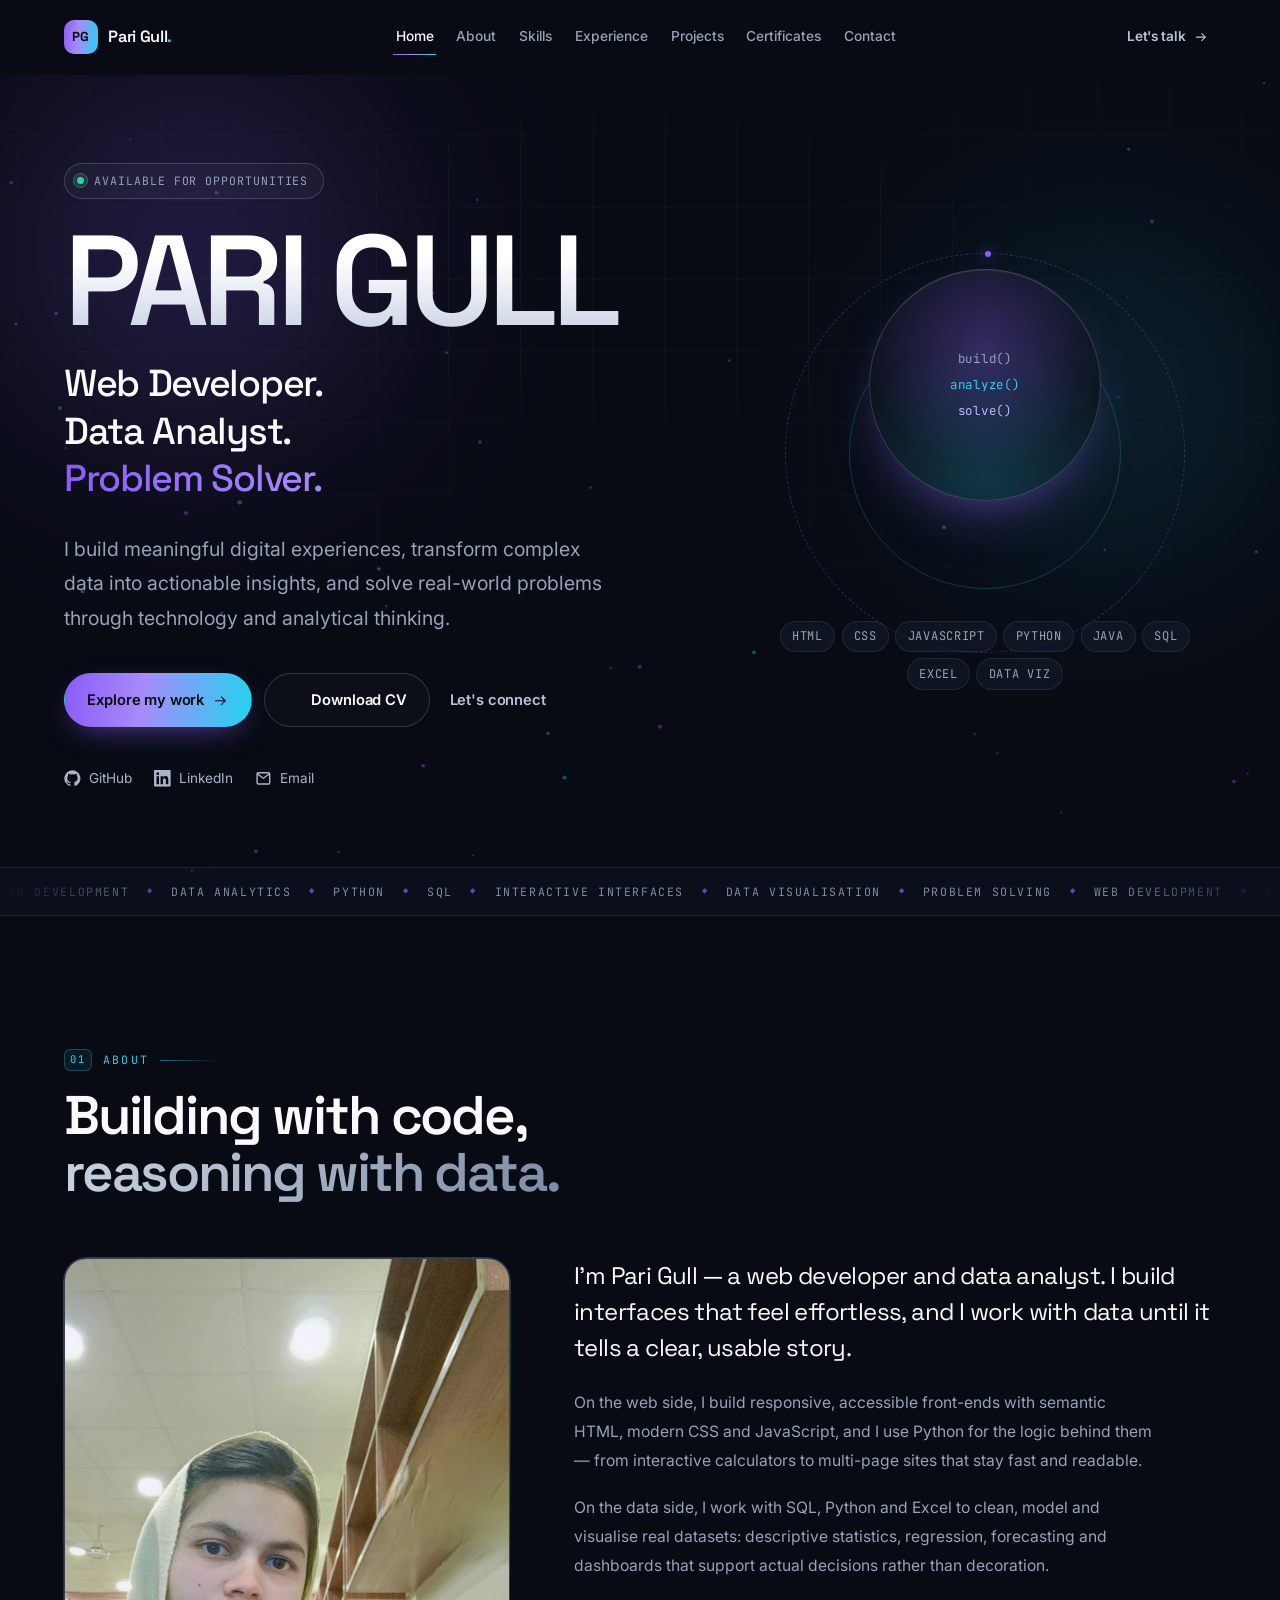
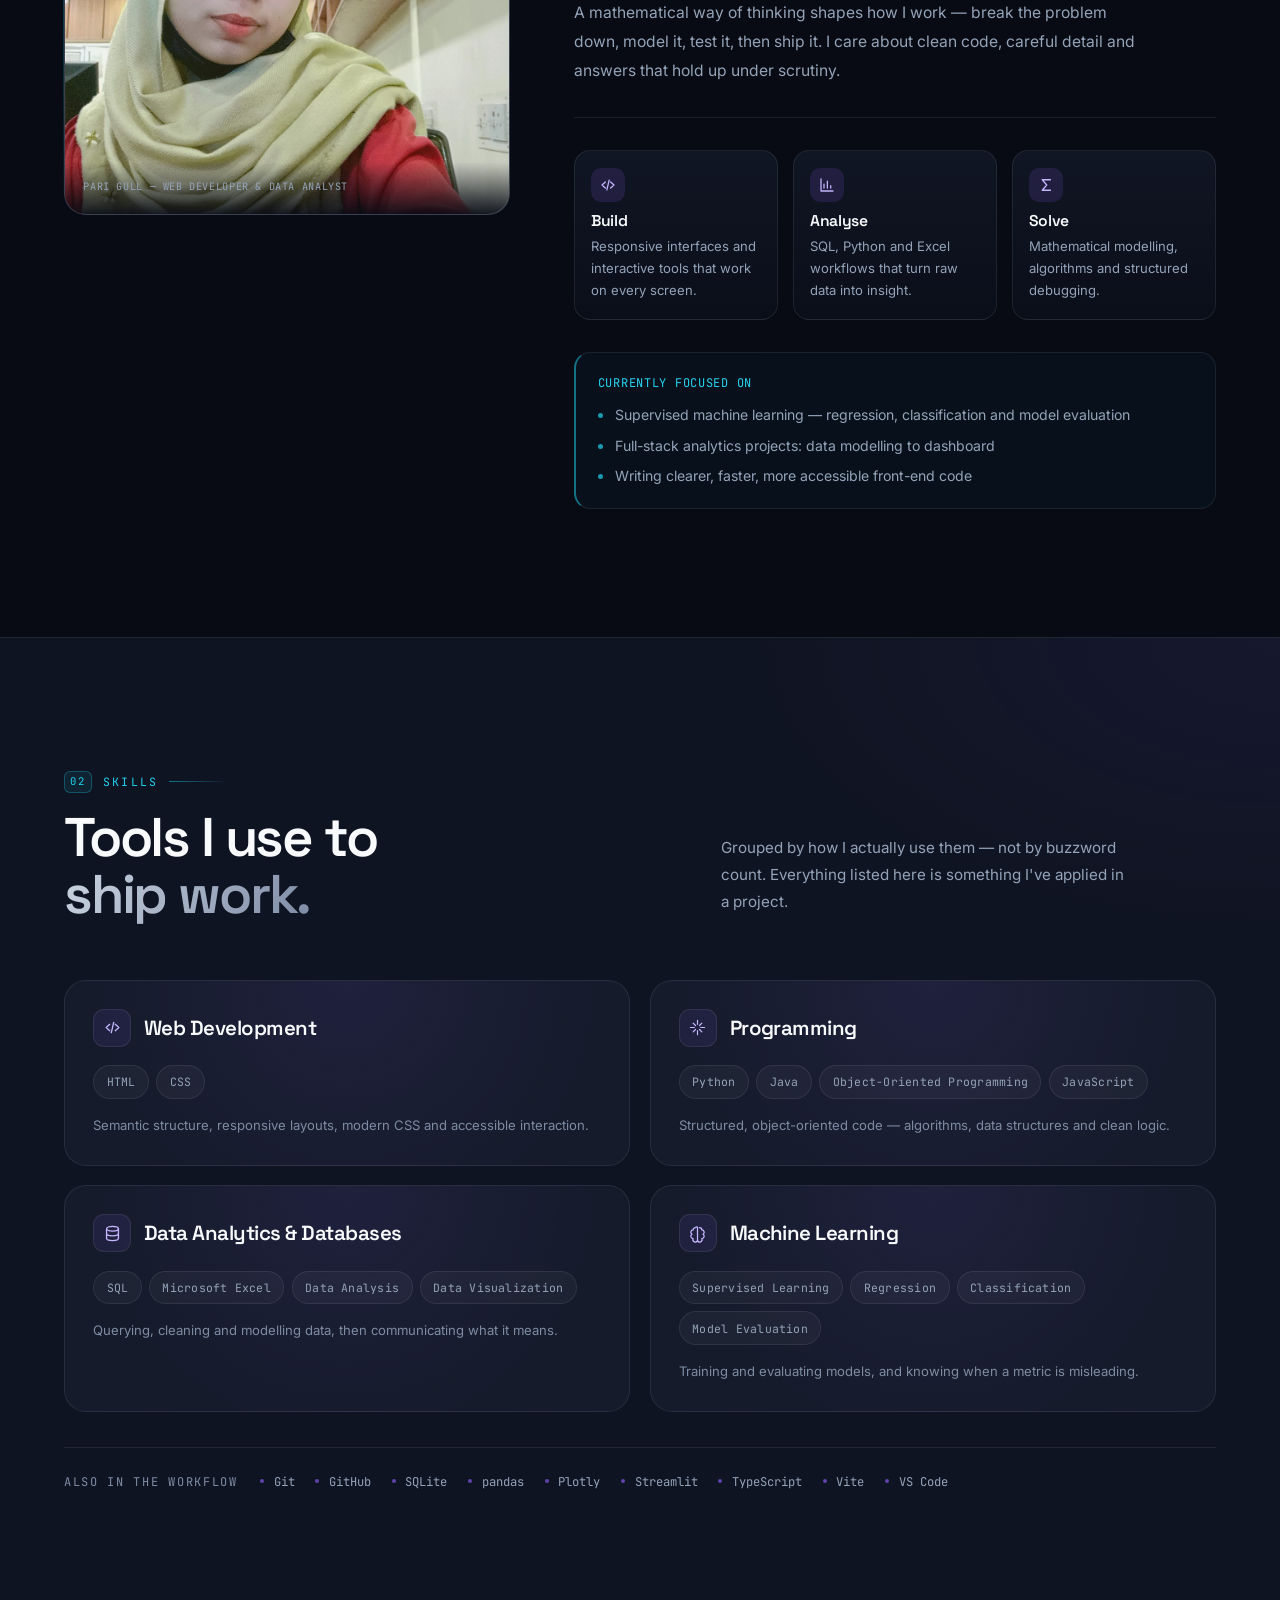
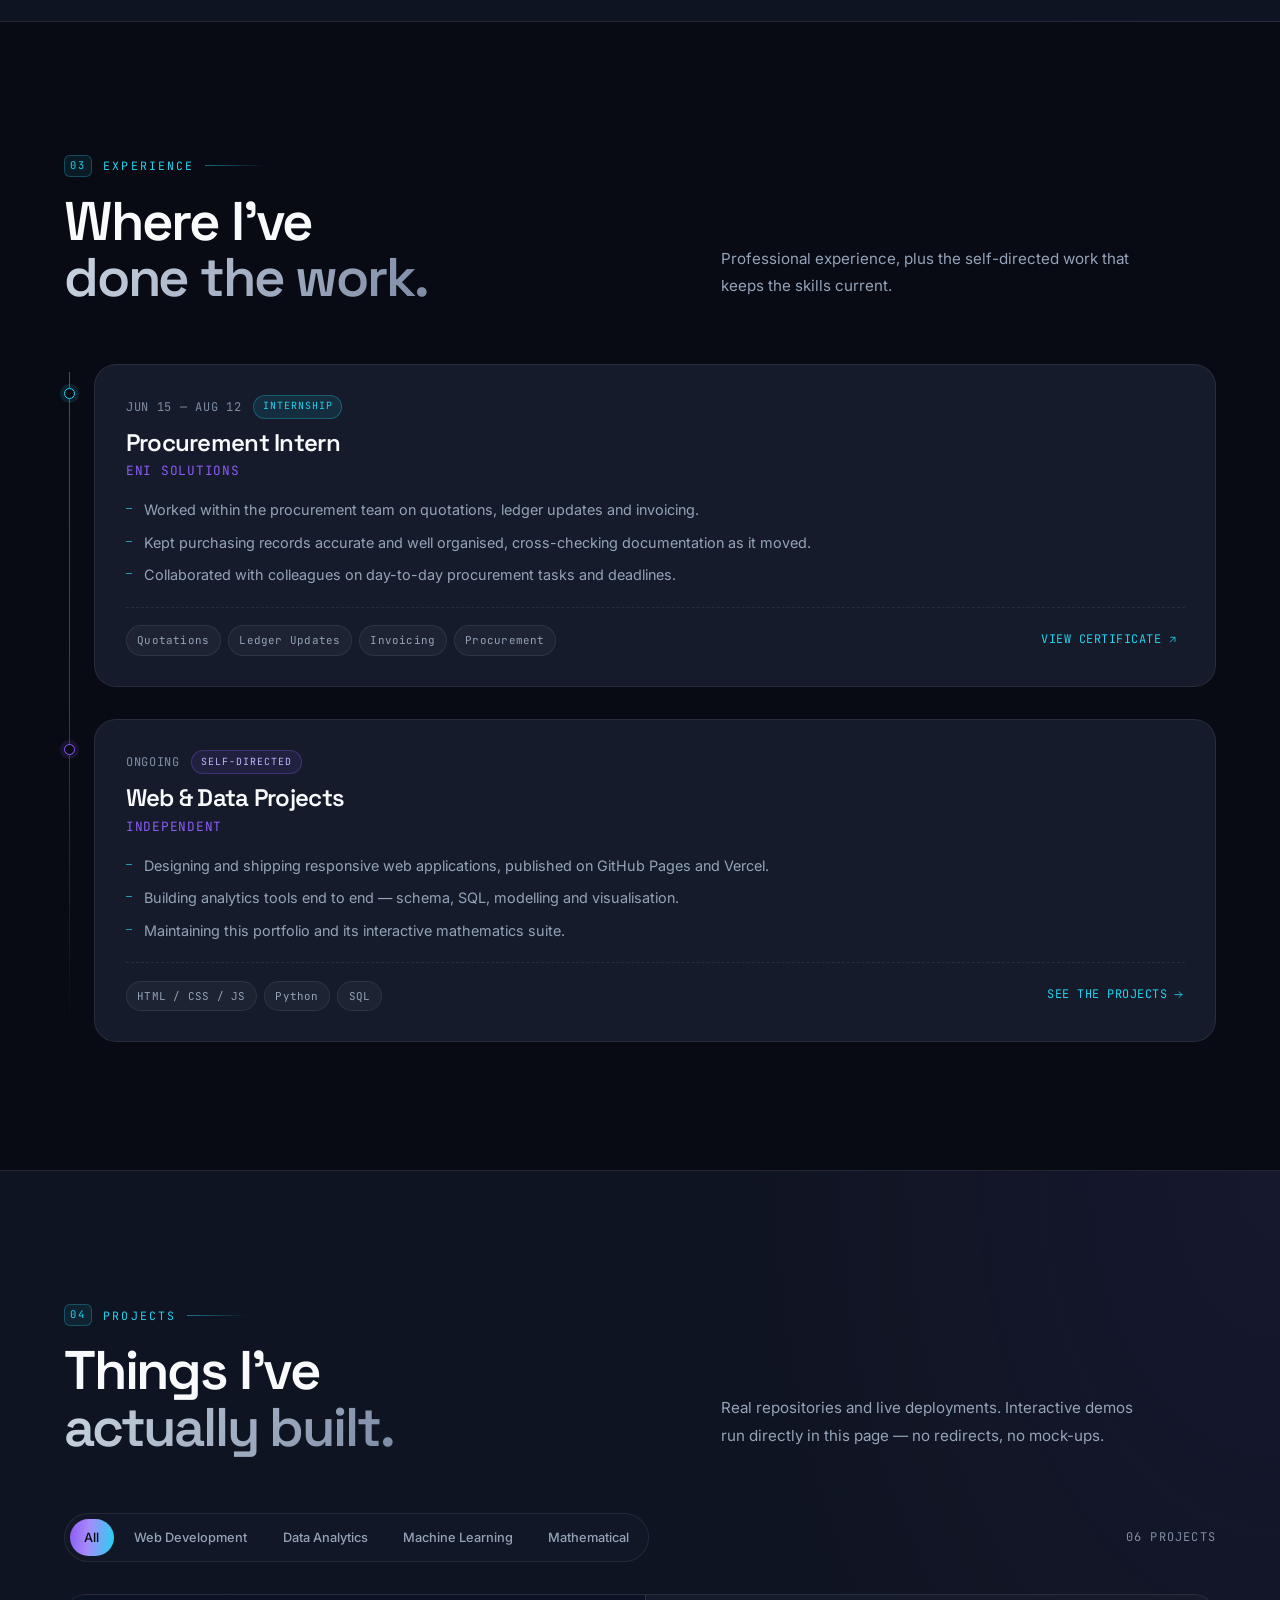
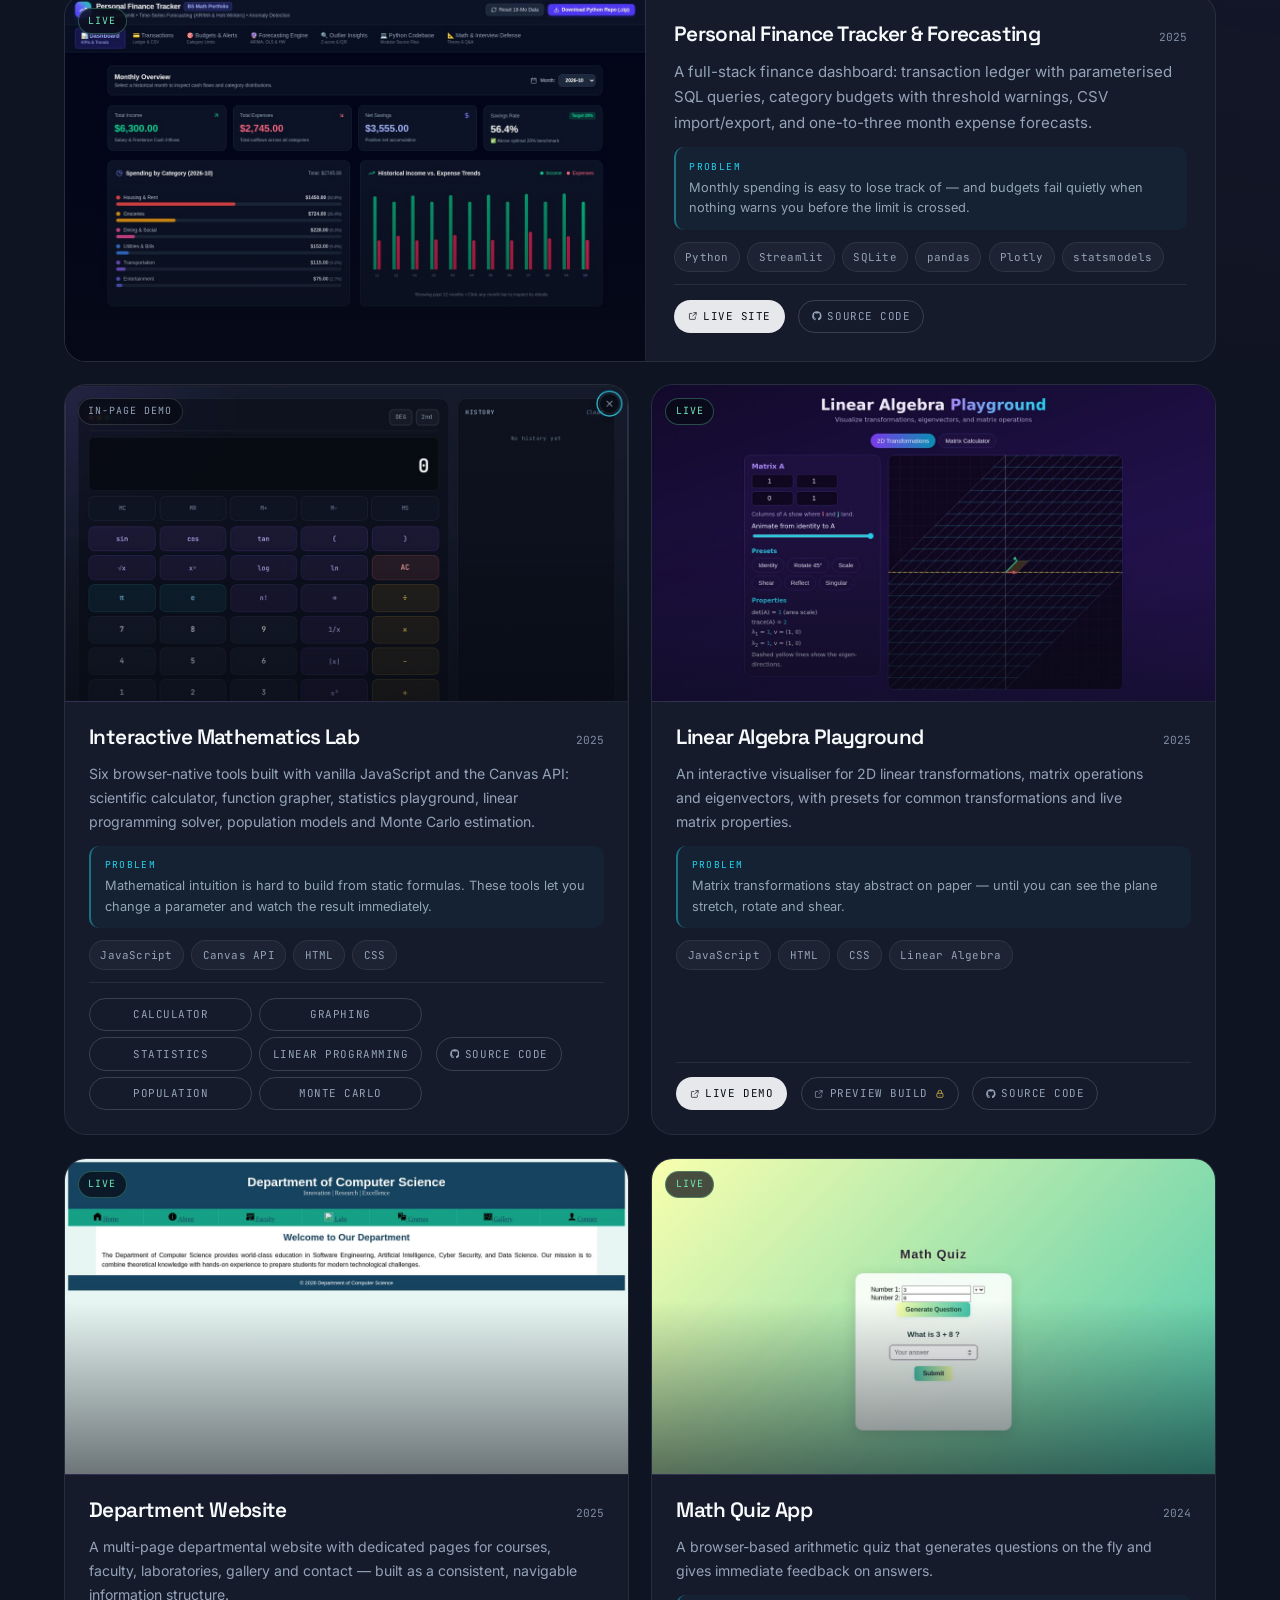
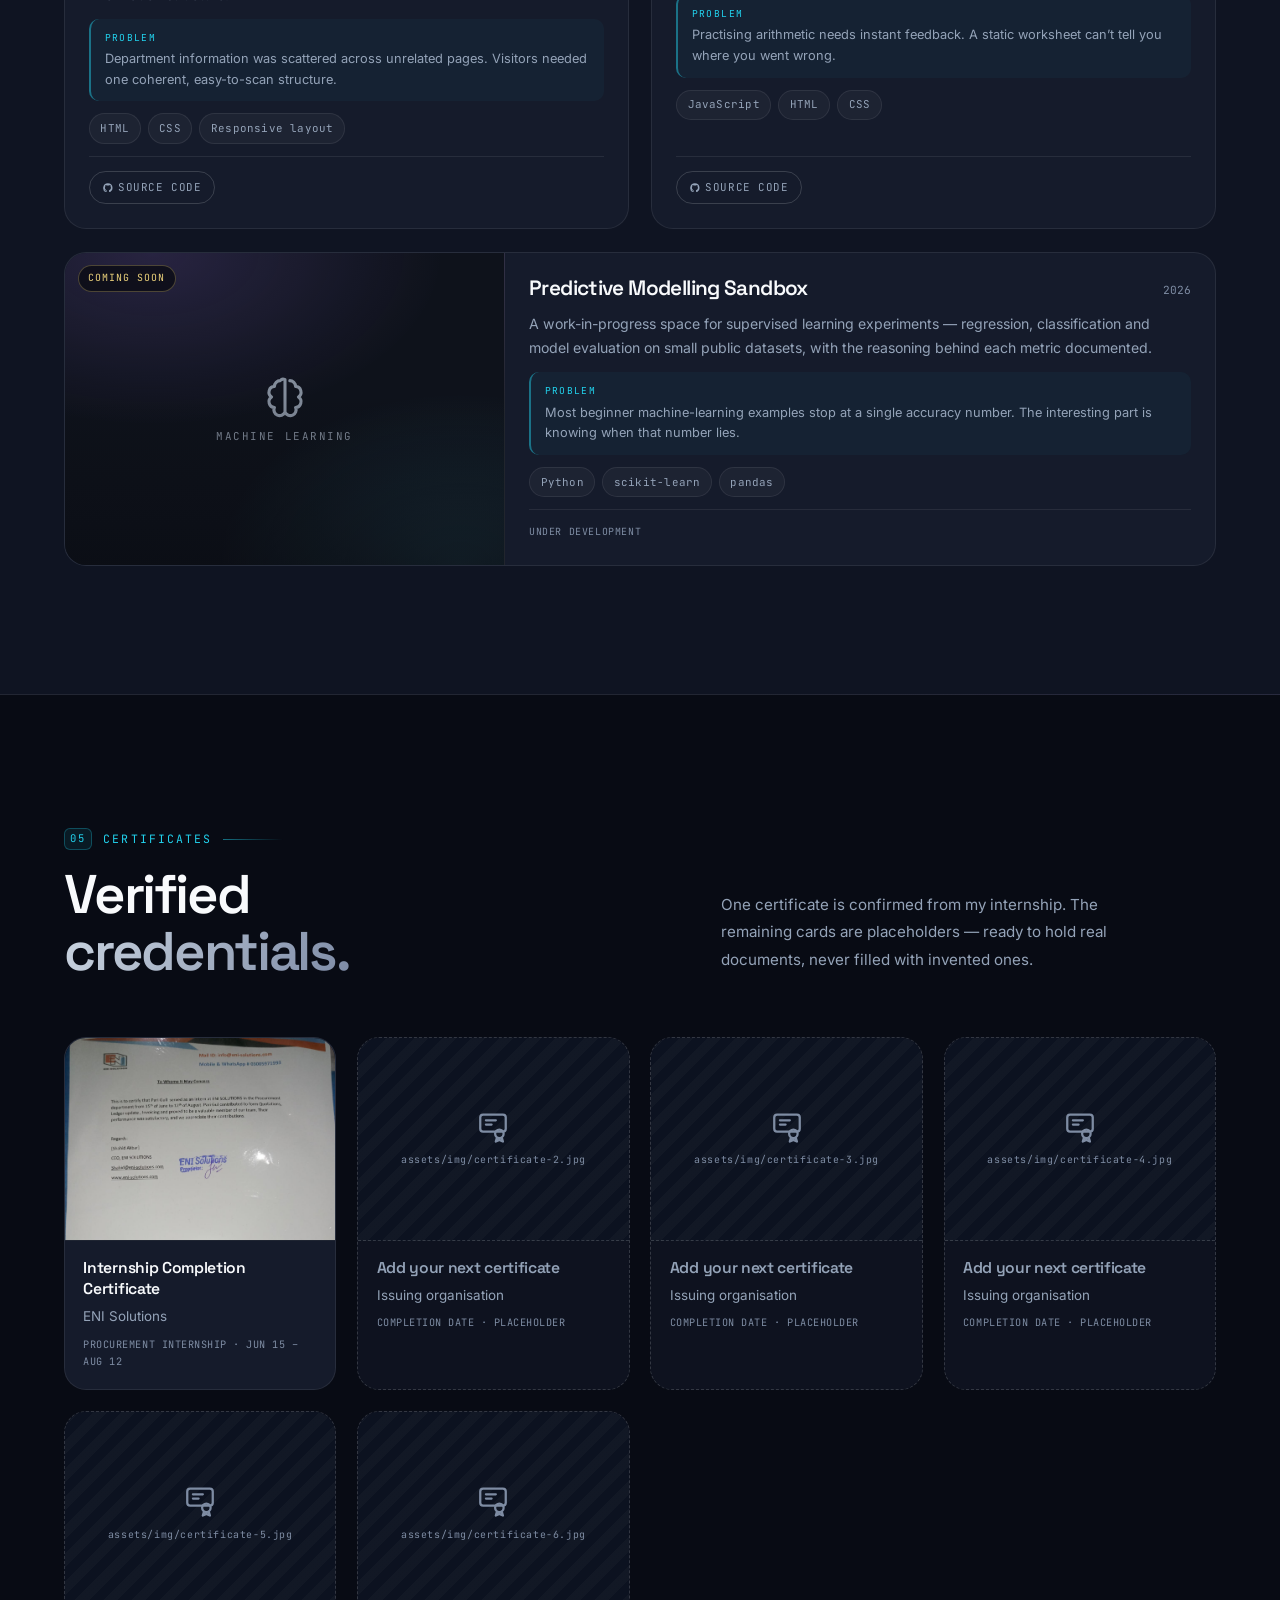
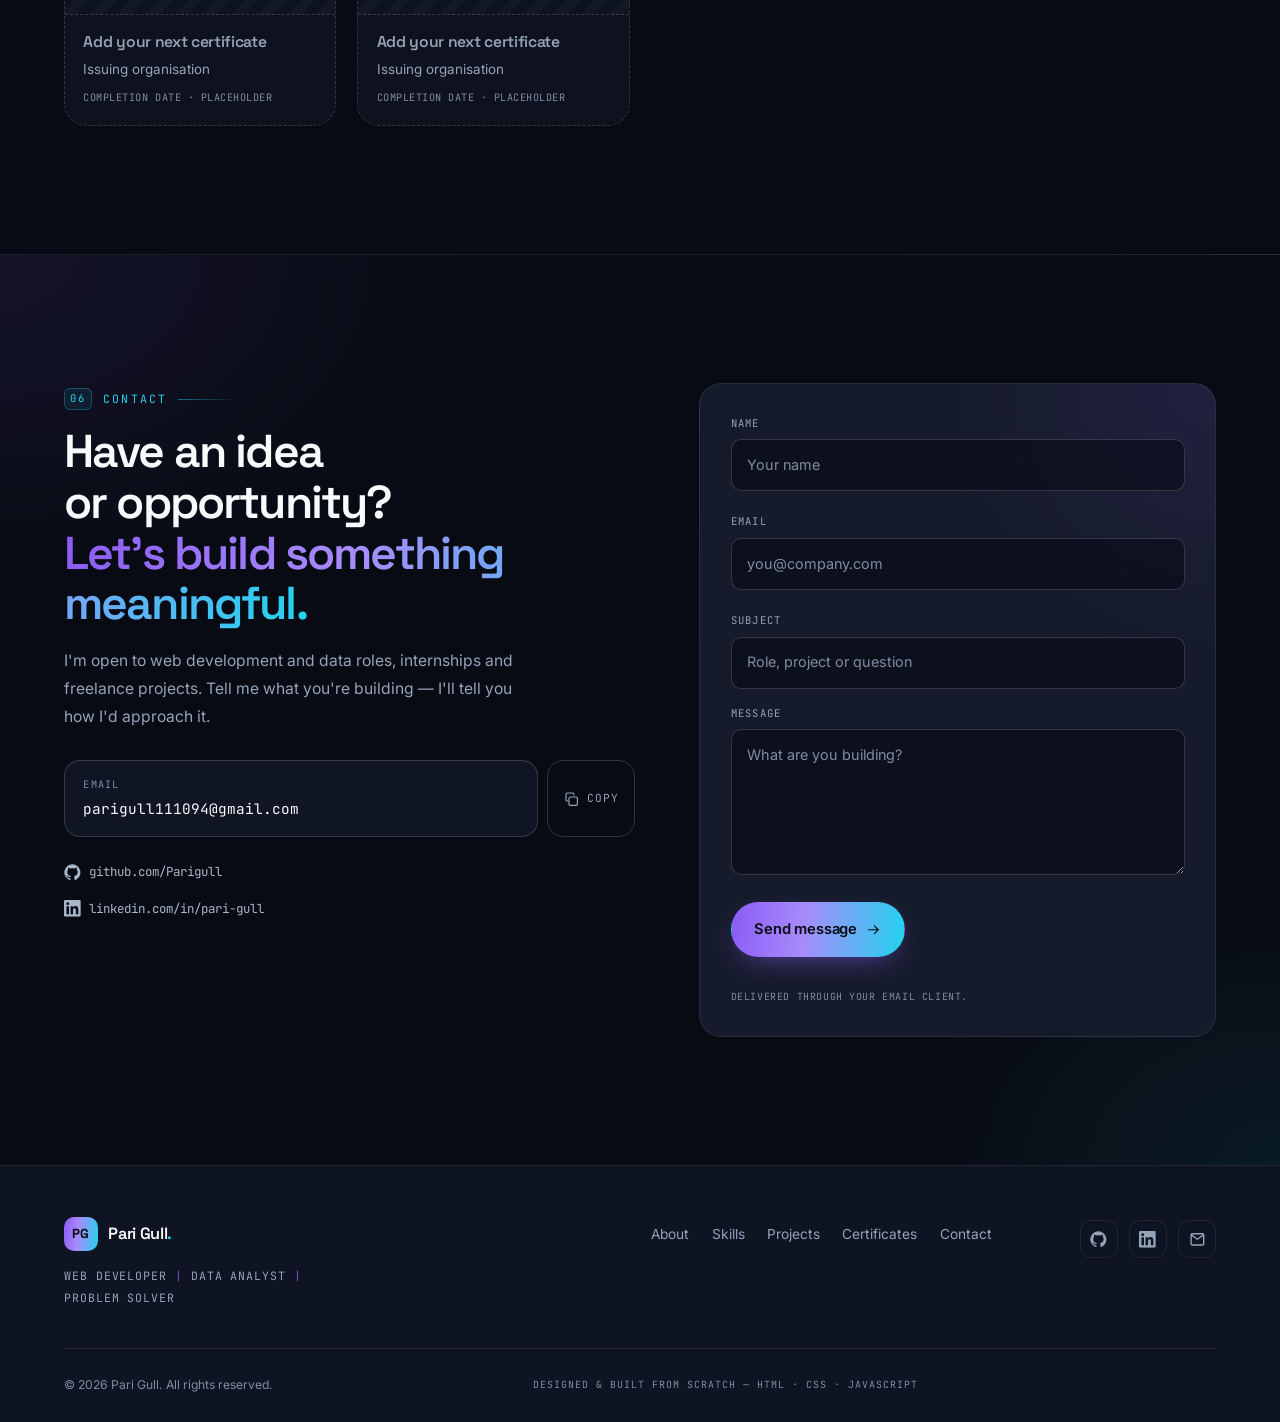
<file: index.html>
<!DOCTYPE html>
<html lang="en">
<head>
  <meta charset="UTF-8" />
  <meta name="viewport" content="width=device-width, initial-scale=1" />
  <meta name="theme-color" content="#080B14" />

  <title>Pari Gull — Web Developer &amp; Data Analyst | Portfolio</title>
  <meta name="description" content="Pari Gull is a web developer and data analyst who builds meaningful digital experiences, transforms complex data into actionable insights, and solves real-world problems through technology and analytical thinking." />
  <meta name="author" content="Pari Gull" />
  <link rel="canonical" href="https://parigull.github.io/my_portfolio/" />

  <!-- Open Graph / social sharing -->
  <meta property="og:type" content="website" />
  <meta property="og:site_name" content="Pari Gull — Portfolio" />
  <meta property="og:url" content="https://parigull.github.io/my_portfolio/" />
  <meta property="og:title" content="Pari Gull — Web Developer | Data Analyst | Problem Solver" />
  <meta property="og:description" content="I build meaningful digital experiences, transform complex data into actionable insights, and solve real-world problems through technology and analytical thinking." />
  <meta property="og:image" content="https://parigull.github.io/my_portfolio/assets/img/og-image.png" />
  <meta property="og:image:width" content="1200" />
  <meta property="og:image:height" content="630" />
  <meta property="og:image:alt" content="Pari Gull — Web Developer, Data Analyst, Problem Solver" />
  <meta name="twitter:card" content="summary_large_image" />
  <meta name="twitter:title" content="Pari Gull — Web Developer | Data Analyst | Problem Solver" />
  <meta name="twitter:description" content="Web developer and data analyst building digital experiences, analytics tools and interactive interfaces." />
  <meta name="twitter:image" content="https://parigull.github.io/my_portfolio/assets/img/og-image.png" />

  <link rel="icon" href="assets/img/favicon.svg" type="image/svg+xml" />
  <link rel="apple-touch-icon" href="assets/img/favicon.svg" />
  <link rel="manifest" href="site.webmanifest" />

  <!-- Typography: Space Grotesk (headings) · Inter (body) · JetBrains Mono (technical) -->
  <link rel="preconnect" href="https://fonts.googleapis.com" />
  <link rel="preconnect" href="https://fonts.gstatic.com" crossorigin />
  <link href="https://fonts.googleapis.com/css2?family=Inter:wght@300;400;500;600;700&family=JetBrains+Mono:wght@400;500;600&family=Space+Grotesk:wght@400;500;600;700&display=swap" rel="stylesheet" />

  <link rel="stylesheet" href="assets/css/styles.css" />

  <script type="application/ld+json">
  {
    "@context": "https://schema.org",
    "@type": "Person",
    "name": "Pari Gull",
    "jobTitle": "Web Developer & Data Analyst",
    "description": "Web developer and data analyst who builds digital experiences and turns complex data into actionable insights.",
    "url": "https://parigull.github.io/my_portfolio/",
    "email": "mailto:parigull111094@gmail.com",
    "image": "https://parigull.github.io/my_portfolio/assets/img/profile.jpg",
    "sameAs": [
      "https://github.com/Parigull",
      "https://www.linkedin.com/in/pari-gull-1b84642b8"
    ],
    "knowsAbout": ["Web Development", "HTML", "CSS", "JavaScript", "Python", "Java", "SQL", "Data Analysis", "Data Visualization", "Machine Learning"]
  }
  </script>
</head>
<body>

  <a class="skip-link" href="#main">Skip to content</a>

  <!-- ============ ICON SPRITE (inline, no external icon dependency) ============ -->
  <svg aria-hidden="true" focusable="false" style="position:absolute;width:0;height:0;overflow:hidden">
    <symbol id="i-github" viewBox="0 0 24 24"><path d="M12 .5a11.5 11.5 0 0 0-3.63 22.42c.57.1.78-.25.78-.55v-2.1c-3.2.7-3.87-1.4-3.87-1.4-.53-1.34-1.28-1.7-1.28-1.7-1.05-.72.08-.7.08-.7 1.16.08 1.77 1.2 1.77 1.2 1.03 1.77 2.7 1.26 3.36.96.1-.75.4-1.26.73-1.55-2.55-.29-5.24-1.28-5.24-5.7 0-1.26.45-2.29 1.19-3.1-.12-.3-.51-1.47.11-3.06 0 0 .97-.31 3.18 1.18a10.9 10.9 0 0 1 5.79 0c2.2-1.49 3.17-1.18 3.17-1.18.63 1.59.24 2.76.12 3.06.74.81 1.19 1.84 1.19 3.1 0 4.43-2.7 5.4-5.26 5.69.41.35.78 1.05.78 2.12v3.14c0 .3.2.66.79.55A11.5 11.5 0 0 0 12 .5z"/></symbol>
    <symbol id="i-linkedin" viewBox="0 0 24 24"><path d="M20.45 20.45h-3.56v-5.57c0-1.33-.03-3.04-1.85-3.04-1.85 0-2.13 1.45-2.13 2.94v5.67H9.36V9h3.42v1.56h.05a3.75 3.75 0 0 1 3.37-1.85c3.6 0 4.27 2.37 4.27 5.46v6.28zM5.34 7.43a2.07 2.07 0 1 1 0-4.14 2.07 2.07 0 0 1 0 4.14zM7.12 20.45H3.56V9h3.56v11.45zM22.22 0H1.77C.79 0 0 .77 0 1.73v20.54C0 23.23.79 24 1.77 24h20.45c.98 0 1.78-.77 1.78-1.73V1.73C24 .77 23.2 0 22.22 0z"/></symbol>
    <symbol id="i-mail" viewBox="0 0 24 24"><path d="M2 5.5A2.5 2.5 0 0 1 4.5 3h15A2.5 2.5 0 0 1 22 5.5v13a2.5 2.5 0 0 1-2.5 2.5h-15A2.5 2.5 0 0 1 2 18.5v-13zm2.4-.5 7.6 5.6L19.6 5H4.4zM20 7.2l-7.4 5.4a1 1 0 0 1-1.2 0L4 7.2v11.3c0 .28.22.5.5.5h15c.28 0 .5-.22.5-.5V7.2z"/></symbol>
    <symbol id="i-arrow-up-right" viewBox="0 0 24 24"><path d="M7 17 17 7M8 7h9v9" fill="none" stroke="currentColor" stroke-width="1.8" stroke-linecap="round" stroke-linejoin="round"/></symbol>
    <symbol id="i-arrow-right" viewBox="0 0 24 24"><path d="M4 12h15M13 6l6 6-6 6" fill="none" stroke="currentColor" stroke-width="1.8" stroke-linecap="round" stroke-linejoin="round"/></symbol>
    <symbol id="i-arrow-up" viewBox="0 0 24 24"><path d="M12 20V5M6 11l6-6 6 6" fill="none" stroke="currentColor" stroke-width="1.8" stroke-linecap="round" stroke-linejoin="round"/></symbol>
    <symbol id="i-download" viewBox="0 0 24 24"><path d="M12 3v12m0 0 4.5-4.5M12 15l-4.5-4.5M4 20h16" fill="none" stroke="currentColor" stroke-width="1.8" stroke-linecap="round" stroke-linejoin="round"/></symbol>
    <symbol id="i-close" viewBox="0 0 24 24"><path d="M6 6l12 12M18 6L6 18" fill="none" stroke="currentColor" stroke-width="1.8" stroke-linecap="round"/></symbol>
    <symbol id="i-copy" viewBox="0 0 24 24"><path d="M9 9h9.5A1.5 1.5 0 0 1 20 10.5V20a1.5 1.5 0 0 1-1.5 1.5H9A1.5 1.5 0 0 1 7.5 20v-9.5A1.5 1.5 0 0 1 9 9z" fill="none" stroke="currentColor" stroke-width="1.7"/><path d="M15 6.5V4.5A1.5 1.5 0 0 0 13.5 3H4.5A1.5 1.5 0 0 0 3 4.5v9A1.5 1.5 0 0 0 4.5 15h2" fill="none" stroke="currentColor" stroke-width="1.7"/></symbol>
    <symbol id="i-check" viewBox="0 0 24 24"><path d="M4 12.5 9.5 18 20 6.5" fill="none" stroke="currentColor" stroke-width="2" stroke-linecap="round" stroke-linejoin="round"/></symbol>
    <symbol id="i-code" viewBox="0 0 24 24"><path d="M8.5 8 4 12l4.5 4M15.5 8l4.5 4-4.5 4M13.5 5.5l-3 13" fill="none" stroke="currentColor" stroke-width="1.7" stroke-linecap="round" stroke-linejoin="round"/></symbol>
    <symbol id="i-chart" viewBox="0 0 24 24"><path d="M4 20V4M4 20h16M8 16V11M12.5 16V7M17 16v-3" fill="none" stroke="currentColor" stroke-width="1.7" stroke-linecap="round"/></symbol>
    <symbol id="i-sigma" viewBox="0 0 24 24"><path d="M18 5H7l6 7-6 7h11" fill="none" stroke="currentColor" stroke-width="1.7" stroke-linecap="round" stroke-linejoin="round"/></symbol>
    <symbol id="i-brain" viewBox="0 0 24 24"><path d="M9.5 4.5A3 3 0 0 0 6.5 7.5 3 3 0 0 0 5 13a3 3 0 0 0 1.5 5.5A3 3 0 0 0 12 21V4a2 2 0 0 0-2.5.5zM14.5 4.5A3 3 0 0 1 17.5 7.5 3 3 0 0 1 19 13a3 3 0 0 1-1.5 5.5A3 3 0 0 1 12 21" fill="none" stroke="currentColor" stroke-width="1.6" stroke-linecap="round" stroke-linejoin="round"/></symbol>
    <symbol id="i-database" viewBox="0 0 24 24"><ellipse cx="12" cy="6" rx="7.5" ry="3" fill="none" stroke="currentColor" stroke-width="1.7"/><path d="M4.5 6v12c0 1.66 3.36 3 7.5 3s7.5-1.34 7.5-3V6M4.5 12c0 1.66 3.36 3 7.5 3s7.5-1.34 7.5-3" fill="none" stroke="currentColor" stroke-width="1.7"/></symbol>
    <symbol id="i-certificate" viewBox="0 0 24 24"><rect x="3" y="4" width="18" height="12" rx="2" fill="none" stroke="currentColor" stroke-width="1.6"/><path d="M7 8h7M7 11h4" fill="none" stroke="currentColor" stroke-width="1.6" stroke-linecap="round"/><circle cx="16.5" cy="17.5" r="3" fill="none" stroke="currentColor" stroke-width="1.6"/><path d="M14.8 20.2 14 23l2.5-1.2L19 23l-.8-2.8" fill="none" stroke="currentColor" stroke-width="1.6" stroke-linejoin="round"/></symbol>
    <symbol id="i-menu" viewBox="0 0 24 24"><path d="M4 7h16M4 12h16M4 17h16" fill="none" stroke="currentColor" stroke-width="1.8" stroke-linecap="round"/></symbol>
    <symbol id="i-external" viewBox="0 0 24 24"><path d="M14 4h6v6M20 4l-8.5 8.5" fill="none" stroke="currentColor" stroke-width="1.7" stroke-linecap="round" stroke-linejoin="round"/><path d="M18 14.5V19a1.5 1.5 0 0 1-1.5 1.5H5A1.5 1.5 0 0 1 3.5 19V7.5A1.5 1.5 0 0 1 5 6h4.5" fill="none" stroke="currentColor" stroke-width="1.7" stroke-linecap="round"/></symbol>
    <symbol id="i-lock" viewBox="0 0 24 24"><path d="M7.5 10.5V7.5a4.5 4.5 0 0 1 9 0v3" fill="none" stroke="currentColor" stroke-width="1.8" stroke-linecap="round"/><rect x="4.5" y="10.5" width="15" height="10" rx="2.4" fill="none" stroke="currentColor" stroke-width="1.8"/><circle cx="12" cy="15.5" r="1.2" fill="currentColor"/></symbol>
    <symbol id="i-spark" viewBox="0 0 24 24"><path d="M12 3v5M12 16v5M3 12h5M16 12h5M6.5 6.5l3 3M14.5 14.5l3 3M17.5 6.5l-3 3M9.5 14.5l-3 3" fill="none" stroke="currentColor" stroke-width="1.5" stroke-linecap="round"/></symbol>
  </svg>

  <!-- ============================== HEADER ============================== -->
  <header class="site-header" id="siteHeader">
    <div class="shell header__inner">
      <a class="brand" href="#home" aria-label="Pari Gull — home">
        <span class="brand__mark">PG</span>
        <span class="brand__text">Pari Gull<span class="brand__dot">.</span></span>
      </a>

      <nav class="nav" id="primaryNav" aria-label="Primary">
        <ul class="nav__list">
          <li><a class="nav__link" href="#home">Home</a></li>
          <li><a class="nav__link" href="#about">About</a></li>
          <li><a class="nav__link" href="#skills">Skills</a></li>
          <li><a class="nav__link" href="#experience">Experience</a></li>
          <li><a class="nav__link" href="#work">Projects</a></li>
          <li><a class="nav__link" href="#certificates">Certificates</a></li>
          <li><a class="nav__link" href="#contact">Contact</a></li>
        </ul>
      </nav>

      <div class="header__actions">
        <a class="btn btn--ghost btn--sm header__cta" href="#contact">
          Let's talk <svg class="icon" aria-hidden="true"><use href="#i-arrow-right"/></svg>
        </a>
        <button class="menu-toggle" id="menuToggle" aria-expanded="false" aria-controls="mobileMenu" aria-label="Open menu">
          <span class="menu-toggle__bars" aria-hidden="true"><i></i><i></i></span>
        </button>
      </div>
    </div>

    <!-- Mobile navigation -->
    <div class="mobile-menu" id="mobileMenu" hidden>
      <nav aria-label="Mobile">
        <ul class="mobile-menu__list">
          <li><a href="#home"><span>01</span> Home</a></li>
          <li><a href="#about"><span>02</span> About</a></li>
          <li><a href="#skills"><span>03</span> Skills</a></li>
          <li><a href="#experience"><span>04</span> Experience</a></li>
          <li><a href="#work"><span>05</span> Projects</a></li>
          <li><a href="#certificates"><span>06</span> Certificates</a></li>
          <li><a href="#contact"><span>07</span> Contact</a></li>
        </ul>
      </nav>
      <div class="mobile-menu__foot">
        <a href="mailto:parigull111094@gmail.com">parigull111094@gmail.com</a>
        <div class="mobile-menu__socials">
          <a href="https://github.com/Parigull" target="_blank" rel="noopener noreferrer" aria-label="GitHub"><svg class="icon" aria-hidden="true"><use href="#i-github"/></svg></a>
          <a href="https://www.linkedin.com/in/pari-gull-1b84642b8" target="_blank" rel="noopener noreferrer" aria-label="LinkedIn"><svg class="icon" aria-hidden="true"><use href="#i-linkedin"/></svg></a>
          <a href="mailto:parigull111094@gmail.com" aria-label="Email"><svg class="icon" aria-hidden="true"><use href="#i-mail"/></svg></a>
        </div>
      </div>
    </div>
  </header>

  <main id="main">

    <!-- ============================== HERO ============================== -->
    <section class="hero" id="home">
      <div class="hero__bg" aria-hidden="true">
        <div class="hero__grid"></div>
        <div class="hero__glow hero__glow--a"></div>
        <div class="hero__glow hero__glow--b"></div>
        <canvas class="hero__canvas" id="heroCanvas"></canvas>
      </div>

      <div class="shell hero__inner">
        <div class="hero__copy">
          <p class="status" data-reveal>
            <span class="status__dot" aria-hidden="true"></span>
            Available for opportunities
          </p>

          <h1 class="hero__name" data-reveal data-reveal-delay="1">Pari Gull</h1>

          <p class="hero__roles" data-reveal data-reveal-delay="2">
            <span class="hero__role">Web Developer.</span>
            <span class="hero__role">Data Analyst.</span>
            <span class="hero__role hero__role--accent">Problem Solver.</span>
          </p>

          <p class="hero__lede" data-reveal data-reveal-delay="3">
            I build meaningful digital experiences, transform complex data into actionable insights,
            and solve real-world problems through technology and analytical thinking.
          </p>

          <div class="hero__actions" data-reveal data-reveal-delay="4">
            <a class="btn btn--primary" href="#work">
              Explore my work <svg class="icon" aria-hidden="true"><use href="#i-arrow-right"/></svg>
            </a>
            <a class="btn btn--outline" href="assets/docs/Pari-Gull-CV-PLACEHOLDER.pdf" download>
              <svg class="icon" aria-hidden="true"><use href="Pari Gull_Professionl Resume.pdf"/></svg> Download CV
            </a>
            <a class="btn btn--ghost" href="#contact">Let's connect</a>
          </div>

          <ul class="hero__socials" data-reveal data-reveal-delay="5">
            <li>
              <a class="social" href="https://github.com/Parigull" target="_blank" rel="noopener noreferrer">
                <svg class="icon" aria-hidden="true"><use href="#i-github"/></svg><span>GitHub</span>
              </a>
            </li>
            <li>
              <a class="social" href="https://www.linkedin.com/in/pari-gull-1b84642b8" target="_blank" rel="noopener noreferrer">
                <svg class="icon" aria-hidden="true"><use href="#i-linkedin"/></svg><span>LinkedIn</span>
              </a>
            </li>
            <li>
              <a class="social" href="mailto:parigull111094@gmail.com">
                <svg class="icon" aria-hidden="true"><use href="#i-mail"/></svg><span>Email</span>
              </a>
            </li>
          </ul>
        </div>

        <div class="hero__visual" data-reveal data-reveal-delay="3" aria-hidden="true">
          <div class="viz">
            <div class="viz__ring viz__ring--1"></div>
            <div class="viz__ring viz__ring--2"></div>
            <div class="viz__core">
              <span class="viz__label">build()</span>
              <span class="viz__label">analyze()</span>
              <span class="viz__label">solve()</span>
            </div>
            <ul class="viz__tags">
              <li><span class="mono">HTML</span></li>
              <li><span class="mono">CSS</span></li>
              <li><span class="mono">JavaScript</span></li>
              <li><span class="mono">Python</span></li>
              <li><span class="mono">Java</span></li>
              <li><span class="mono">SQL</span></li>
              <li><span class="mono">Excel</span></li>
              <li><span class="mono">Data Viz</span></li>
            </ul>
          </div>
        </div>
      </div>

      <div class="hero__strip" aria-hidden="true">
        <div class="marquee">
          <div class="marquee__track">
            <span>Web Development</span><span class="dot-sep">◆</span>
            <span>Data Analytics</span><span class="dot-sep">◆</span>
            <span>Python</span><span class="dot-sep">◆</span>
            <span>SQL</span><span class="dot-sep">◆</span>
            <span>Interactive Interfaces</span><span class="dot-sep">◆</span>
            <span>Data Visualisation</span><span class="dot-sep">◆</span>
            <span>Problem Solving</span><span class="dot-sep">◆</span>
            <span>Web Development</span><span class="dot-sep">◆</span>
            <span>Data Analytics</span><span class="dot-sep">◆</span>
            <span>Python</span><span class="dot-sep">◆</span>
            <span>SQL</span><span class="dot-sep">◆</span>
            <span>Interactive Interfaces</span><span class="dot-sep">◆</span>
            <span>Data Visualisation</span><span class="dot-sep">◆</span>
            <span>Problem Solving</span><span class="dot-sep">◆</span>
          </div>
        </div>
      </div>
    </section>

    <!-- ============================== ABOUT ============================== -->
    <section class="section" id="about">
      <div class="shell">
        <header class="section__head">
          <p class="section__eyebrow mono" data-reveal><span>01</span> About</p>
          <h2 class="section__title" data-reveal>Building with code,<br /><em>reasoning with data.</em></h2>
        </header>

        <div class="about">
          <div class="about__media" data-reveal>
            <figure class="portrait">
              <img src="assets/img/profile.jpg" alt="Pari Gull, web developer and data analyst" width="1080" height="1555" loading="lazy" decoding="async" />
              <figcaption class="portrait__cap mono">Pari Gull — Web Developer &amp; Data Analyst</figcaption>
            </figure>
            <div class="portrait__frame" aria-hidden="true"></div>
          </div>

          <div class="about__body">
            <p class="lede" data-reveal>
              I'm Pari Gull — a web developer and data analyst. I build interfaces that feel effortless,
              and I work with data until it tells a clear, usable story.
            </p>
            <p data-reveal>
              On the web side, I build responsive, accessible front-ends with semantic HTML, modern CSS and
              JavaScript, and I use Python for the logic behind them — from interactive calculators to
              multi-page sites that stay fast and readable.
            </p>
            <p data-reveal>
              On the data side, I work with SQL, Python and Excel to clean, model and visualise real datasets:
              descriptive statistics, regression, forecasting and dashboards that support actual decisions
              rather than decoration.
            </p>
            <p data-reveal>
              A mathematical way of thinking shapes how I work — break the problem down, model it, test it,
              then ship it. I care about clean code, careful detail and answers that hold up under scrutiny.
            </p>

            <ul class="capabilities">
              <li data-reveal>
                <span class="capabilities__icon"><svg class="icon" aria-hidden="true"><use href="#i-code"/></svg></span>
                <h3>Build</h3>
                <p>Responsive interfaces and interactive tools that work on every screen.</p>
              </li>
              <li data-reveal>
                <span class="capabilities__icon"><svg class="icon" aria-hidden="true"><use href="#i-chart"/></svg></span>
                <h3>Analyse</h3>
                <p>SQL, Python and Excel workflows that turn raw data into insight.</p>
              </li>
              <li data-reveal>
                <span class="capabilities__icon"><svg class="icon" aria-hidden="true"><use href="#i-sigma"/></svg></span>
                <h3>Solve</h3>
                <p>Mathematical modelling, algorithms and structured debugging.</p>
              </li>
            </ul>

            <div class="focus" data-reveal>
              <p class="focus__label mono">Currently focused on</p>
              <ul class="focus__list">
                <li>Supervised machine learning — regression, classification and model evaluation</li>
                <li>Full-stack analytics projects: data modelling to dashboard</li>
                <li>Writing clearer, faster, more accessible front-end code</li>
              </ul>
            </div>
          </div>
        </div>
      </div>
    </section>

    <!-- ============================== SKILLS ============================== -->
    <section class="section section--alt" id="skills">
      <div class="shell">
        <header class="section__head section__head--split">
          <div>
            <p class="section__eyebrow mono" data-reveal><span>02</span> Skills</p>
            <h2 class="section__title" data-reveal>Tools I use to<br /><em>ship work.</em></h2>
          </div>
          <p class="section__lede" data-reveal>
            Grouped by how I actually use them — not by buzzword count. Everything listed here is something
            I've applied in a project.
          </p>
        </header>

        <div class="skills">
          <article class="skill" data-reveal>
            <header class="skill__head">
              <span class="skill__icon"><svg class="icon" aria-hidden="true"><use href="#i-code"/></svg></span>
              <h3>Web Development</h3>
            </header>
            <ul class="chips">
              <li class="chip">HTML</li>
              <li class="chip">CSS</li>
            </ul>
            <p class="skill__note">Semantic structure, responsive layouts, modern CSS and accessible interaction.</p>
          </article>

          <article class="skill" data-reveal>
            <header class="skill__head">
              <span class="skill__icon"><svg class="icon" aria-hidden="true"><use href="#i-spark"/></svg></span>
              <h3>Programming</h3>
            </header>
            <ul class="chips">
              <li class="chip">Python</li>
              <li class="chip">Java</li>
              <li class="chip">Object-Oriented Programming</li>
              <li class="chip">JavaScript</li>
            </ul>
            <p class="skill__note">Structured, object-oriented code — algorithms, data structures and clean logic.</p>
          </article>

          <article class="skill" data-reveal>
            <header class="skill__head">
              <span class="skill__icon"><svg class="icon" aria-hidden="true"><use href="#i-database"/></svg></span>
              <h3>Data Analytics &amp; Databases</h3>
            </header>
            <ul class="chips">
              <li class="chip">SQL</li>
              <li class="chip">Microsoft Excel</li>
              <li class="chip">Data Analysis</li>
              <li class="chip">Data Visualization</li>
            </ul>
            <p class="skill__note">Querying, cleaning and modelling data, then communicating what it means.</p>
          </article>

          <article class="skill" data-reveal>
            <header class="skill__head">
              <span class="skill__icon"><svg class="icon" aria-hidden="true"><use href="#i-brain"/></svg></span>
              <h3>Machine Learning</h3>
            </header>
            <ul class="chips">
              <li class="chip">Supervised Learning</li>
              <li class="chip">Regression</li>
              <li class="chip">Classification</li>
              <li class="chip">Model Evaluation</li>
            </ul>
            <p class="skill__note">Training and evaluating models, and knowing when a metric is misleading.</p>
          </article>
        </div>

        <div class="toolbar" data-reveal>
          <p class="toolbar__label mono">Also in the workflow</p>
          <ul class="toolbar__list">
            <li>Git</li>
            <li>GitHub</li>
            <li>SQLite</li>
            <li>pandas</li>
            <li>Plotly</li>
            <li>Streamlit</li>
            <li>TypeScript</li>
            <li>Vite</li>
            <li>VS Code</li>
          </ul>
        </div>
      </div>
    </section>

    <!-- ============================== EXPERIENCE ============================== -->
    <section class="section" id="experience">
      <div class="shell">
        <header class="section__head section__head--split">
          <div>
            <p class="section__eyebrow mono" data-reveal><span>03</span> Experience</p>
            <h2 class="section__title" data-reveal>Where I've<br /><em>done the work.</em></h2>
          </div>
          <p class="section__lede" data-reveal>
            Professional experience, plus the self-directed work that keeps the skills current.
          </p>
        </header>

        <ol class="timeline">
          <li class="timeline__item" data-reveal>
            <div class="timeline__marker" aria-hidden="true"></div>
            <div class="timeline__content">
              <p class="timeline__meta mono">Jun 15 — Aug 12 <span class="tag">Internship</span></p>
              <h3 class="timeline__role">Procurement Intern</h3>
              <p class="timeline__org">ENI Solutions</p>
              <ul class="timeline__points">
                <li>Worked within the procurement team on quotations, ledger updates and invoicing.</li>
                <li>Kept purchasing records accurate and well organised, cross-checking documentation as it moved.</li>
                <li>Collaborated with colleagues on day-to-day procurement tasks and deadlines.</li>
              </ul>
              <div class="timeline__foot">
                <ul class="chips chips--sm">
                  <li class="chip">Quotations</li>
                  <li class="chip">Ledger Updates</li>
                  <li class="chip">Invoicing</li>
                  <li class="chip">Procurement</li>
                </ul>
                <button class="link-btn" type="button" data-lightbox="assets/img/cert-eni-solutions.jpg" data-caption="Internship completion certificate — ENI Solutions">
                  View certificate <svg class="icon" aria-hidden="true"><use href="#i-arrow-up-right"/></svg>
                </button>
              </div>
            </div>
          </li>

          <li class="timeline__item" data-reveal>
            <div class="timeline__marker" aria-hidden="true"></div>
            <div class="timeline__content">
              <p class="timeline__meta mono">Ongoing <span class="tag tag--soft">Self-directed</span></p>
              <h3 class="timeline__role">Web &amp; Data Projects</h3>
              <p class="timeline__org">Independent</p>
              <ul class="timeline__points">
                <li>Designing and shipping responsive web applications, published on GitHub Pages and Vercel.</li>
                <li>Building analytics tools end to end — schema, SQL, modelling and visualisation.</li>
                <li>Maintaining this portfolio and its interactive mathematics suite.</li>
              </ul>
              <div class="timeline__foot">
                <ul class="chips chips--sm">
                  <li class="chip">HTML / CSS / JS</li>
                  <li class="chip">Python</li>
                  <li class="chip">SQL</li>
                </ul>
                <a class="link-btn" href="#work">See the projects <svg class="icon" aria-hidden="true"><use href="#i-arrow-right"/></svg></a>
              </div>
            </div>
          </li>
        </ol>
      </div>
    </section>

    <!-- ============================== PROJECTS ============================== -->
    <section class="section section--alt" id="work">
      <div class="shell">
        <header class="section__head section__head--split">
          <div>
            <p class="section__eyebrow mono" data-reveal><span>04</span> Projects</p>
            <h2 class="section__title" data-reveal>Things I've<br /><em>actually built.</em></h2>
          </div>
          <p class="section__lede" data-reveal>
            Real repositories and live deployments. Interactive demos run directly in this page — no
            redirects, no mock-ups.
          </p>
        </header>

        <div class="filters" data-reveal>
          <div class="filters__group" role="tablist" aria-label="Filter projects by category">
            <button class="filter is-active" role="tab" aria-selected="true" data-filter="all">All</button>
            <button class="filter" role="tab" aria-selected="false" data-filter="web">Web Development</button>
            <button class="filter" role="tab" aria-selected="false" data-filter="data">Data Analytics</button>
            <button class="filter" role="tab" aria-selected="false" data-filter="ml">Machine Learning</button>
            <button class="filter" role="tab" aria-selected="false" data-filter="math">Mathematical</button>
          </div>
          <p class="filters__count mono" id="projectCount" aria-live="polite"></p>
        </div>

        <div class="projects" id="projectGrid">
          <noscript>
            <p class="noscript">This section is rendered with JavaScript. You can still browse the repositories on
              <a href="https://github.com/Parigull">GitHub</a>.</p>
          </noscript>
        </div>
      </div>
    </section>

    <!-- ============================== CERTIFICATES ============================== -->
    <section class="section" id="certificates">
      <div class="shell">
        <header class="section__head section__head--split">
          <div>
            <p class="section__eyebrow mono" data-reveal><span>05</span> Certificates</p>
            <h2 class="section__title" data-reveal>Verified<br /><em>credentials.</em></h2>
          </div>
          <p class="section__lede" data-reveal>
            One certificate is confirmed from my internship. The remaining cards are placeholders — ready to
            hold real documents, never filled with invented ones.
          </p>
        </header>

        <div class="certs">
          <!-- REAL CERTIFICATE -->
          <article class="cert" data-reveal>
            <button class="cert__media" type="button"
                    data-lightbox="assets/img/cert-eni-solutions.jpg"
                    data-caption="Internship completion certificate — ENI Solutions">
              <img src="assets/img/cert-eni-solutions.jpg" alt="Internship completion certificate issued by ENI Solutions" width="1287" height="1600" loading="lazy" decoding="async" />
              <span class="cert__zoom"><svg class="icon" aria-hidden="true"><use href="#i-arrow-up-right"/></svg></span>
            </button>
            <div class="cert__body">
              <h3>Internship Completion Certificate</h3>
              <p class="cert__org">ENI Solutions</p>
              <p class="cert__meta mono">Procurement Internship · Jun 15 – Aug 12</p>
            </div>
          </article>

          <!--
            PLACEHOLDER CERTIFICATES — replace with your real documents.
            1. Put the image in assets/img/ (e.g. certificate-coursera.jpg)
            2. Copy one block below, update the img src, alt, title, issuer and date.
            3. Keep <article class="cert cert--placeholder"> only while the certificate is missing.
          -->
          <article class="cert cert--placeholder" data-reveal>
            <div class="cert__media cert__media--empty">
              <svg class="icon icon--lg" aria-hidden="true"><use href="#i-certificate"/></svg>
              <span class="mono">assets/img/certificate-2.jpg</span>
            </div>
            <div class="cert__body">
              <h3>Add your next certificate</h3>
              <p class="cert__org">Issuing organisation</p>
              <p class="cert__meta mono">Completion date · placeholder</p>
            </div>
          </article>

          <article class="cert cert--placeholder" data-reveal>
            <div class="cert__media cert__media--empty">
              <svg class="icon icon--lg" aria-hidden="true"><use href="#i-certificate"/></svg>
              <span class="mono">assets/img/certificate-3.jpg</span>
            </div>
            <div class="cert__body">
              <h3>Add your next certificate</h3>
              <p class="cert__org">Issuing organisation</p>
              <p class="cert__meta mono">Completion date · placeholder</p>
            </div>
          </article>

          <article class="cert cert--placeholder" data-reveal>
            <div class="cert__media cert__media--empty">
              <svg class="icon icon--lg" aria-hidden="true"><use href="#i-certificate"/></svg>
              <span class="mono">assets/img/certificate-4.jpg</span>
            </div>
            <div class="cert__body">
              <h3>Add your next certificate</h3>
              <p class="cert__org">Issuing organisation</p>
              <p class="cert__meta mono">Completion date · placeholder</p>
            </div>
          </article>

          <article class="cert cert--placeholder" data-reveal>
            <div class="cert__media cert__media--empty">
              <svg class="icon icon--lg" aria-hidden="true"><use href="#i-certificate"/></svg>
              <span class="mono">assets/img/certificate-5.jpg</span>
            </div>
            <div class="cert__body">
              <h3>Add your next certificate</h3>
              <p class="cert__org">Issuing organisation</p>
              <p class="cert__meta mono">Completion date · placeholder</p>
            </div>
          </article>

          <article class="cert cert--placeholder" data-reveal>
            <div class="cert__media cert__media--empty">
              <svg class="icon icon--lg" aria-hidden="true"><use href="#i-certificate"/></svg>
              <span class="mono">assets/img/certificate-6.jpg</span>
            </div>
            <div class="cert__body">
              <h3>Add your next certificate</h3>
              <p class="cert__org">Issuing organisation</p>
              <p class="cert__meta mono">Completion date · placeholder</p>
            </div>
          </article>
        </div>
      </div>
    </section>

    <!-- ============================== CONTACT ============================== -->
    <section class="section section--contact" id="contact">
      <div class="shell">
        <div class="contact">
          <div class="contact__intro">
            <p class="section__eyebrow mono" data-reveal><span>06</span> Contact</p>
            <h2 class="contact__title" data-reveal>
              Have an idea or opportunity?<br /><em>Let's build something meaningful.</em>
            </h2>
            <p class="contact__lede" data-reveal>
              I'm open to web development and data roles, internships and freelance projects. Tell me what
              you're building — I'll tell you how I'd approach it.
            </p>

            <div class="contact__direct" data-reveal>
              <a class="email-card" href="mailto:parigull111094@gmail.com">
                <span class="email-card__label mono">Email</span>
                <span class="email-card__value">parigull111094@gmail.com</span>
              </a>
              <button class="copy-btn" id="copyEmail" type="button" data-email="parigull111094@gmail.com">
                <svg class="icon" aria-hidden="true"><use href="#i-copy"/></svg>
                <span class="copy-btn__text">Copy</span>
              </button>
            </div>

            <ul class="contact__socials" data-reveal>
              <li><a class="social" href="https://github.com/Parigull" target="_blank" rel="noopener noreferrer"><svg class="icon" aria-hidden="true"><use href="#i-github"/></svg><span>github.com/Parigull</span></a></li>
              <li><a class="social" href="https://www.linkedin.com/in/pari-gull-1b84642b8" target="_blank" rel="noopener noreferrer"><svg class="icon" aria-hidden="true"><use href="#i-linkedin"/></svg><span>linkedin.com/in/pari-gull</span></a></li>
            </ul>
          </div>

          <div class="contact__form-wrap" data-reveal>
            <form class="form" id="contactForm" novalidate>
              <div class="field">
                <label for="name">Name</label>
                <input id="name" name="name" type="text" autocomplete="name" required placeholder="Your name" />
                <p class="field__error" data-error-for="name"></p>
              </div>
              <div class="field">
                <label for="email">Email</label>
                <input id="email" name="email" type="email" autocomplete="email" required placeholder="you@company.com" />
                <p class="field__error" data-error-for="email"></p>
              </div>
              <div class="field">
                <label for="subject">Subject</label>
                <input id="subject" name="subject" type="text" placeholder="Role, project or question" />
              </div>
              <div class="field">
                <label for="message">Message</label>
                <textarea id="message" name="message" rows="5" required placeholder="What are you building?"></textarea>
                <p class="field__error" data-error-for="message"></p>
              </div>
              <!-- Honeypot: hidden from users, catches simple bots -->
              <div class="hp" aria-hidden="true">
                <label for="company">Company</label>
                <input id="company" name="company" type="text" tabindex="-1" autocomplete="off" />
              </div>

              <button class="btn btn--primary form__submit" type="submit">
                Send message <svg class="icon" aria-hidden="true"><use href="#i-arrow-right"/></svg>
              </button>
              <p class="form__status" id="formStatus" role="status" aria-live="polite"></p>
              <p class="form__note mono" id="formNote">Delivered through your email client.</p>
            </form>
          </div>
        </div>
      </div>
    </section>
  </main>

  <!-- ============================== FOOTER ============================== -->
  <footer class="footer">
    <div class="shell footer__inner">
      <div class="footer__brand">
        <a class="brand" href="#home" aria-label="Pari Gull — back to top">
          <span class="brand__mark">PG</span>
          <span class="brand__text">Pari Gull<span class="brand__dot">.</span></span>
        </a>
        <p class="footer__tagline">Web Developer <span aria-hidden="true">|</span> Data Analyst <span aria-hidden="true">|</span> Problem Solver</p>
      </div>

      <nav class="footer__nav" aria-label="Footer">
        <a href="#about">About</a>
        <a href="#skills">Skills</a>
        <a href="#work">Projects</a>
        <a href="#certificates">Certificates</a>
        <a href="#contact">Contact</a>
      </nav>

      <div class="footer__socials">
        <a href="https://github.com/Parigull" target="_blank" rel="noopener noreferrer" aria-label="GitHub"><svg class="icon" aria-hidden="true"><use href="#i-github"/></svg></a>
        <a href="https://www.linkedin.com/in/pari-gull-1b84642b8" target="_blank" rel="noopener noreferrer" aria-label="LinkedIn"><svg class="icon" aria-hidden="true"><use href="#i-linkedin"/></svg></a>
        <a href="mailto:parigull111094@gmail.com" aria-label="Email"><svg class="icon" aria-hidden="true"><use href="#i-mail"/></svg></a>
      </div>
    </div>

    <div class="shell footer__bottom">
      <p>&copy; <span id="year">2026</span> Pari Gull. All rights reserved.</p>
      <p class="footer__built mono">Designed &amp; built from scratch — HTML · CSS · JavaScript</p>
      <button class="to-top" id="toTop" type="button" aria-label="Back to top">
        <svg class="icon" aria-hidden="true"><use href="#i-arrow-up"/></svg>
      </button>
    </div>
  </footer>

  <div class="cursor-glow" id="cursorGlow" aria-hidden="true"></div>

  <!-- ============================================================= -->
  <!-- MODALS: scientific calculator + interactive mathematics suite -->
  <!-- ============================================================= -->

  <!-- Scientific calculator -->
  <div class="modal" id="calcModal" role="dialog" aria-modal="true" aria-labelledby="calcTitle">
    <div class="modal__panel modal__panel--calc">
      <button class="modal__close" type="button" onclick="closeModal('calcModal')" aria-label="Close calculator">
        <svg class="icon" aria-hidden="true"><use href="#i-close"/></svg>
      </button>

      <div class="calc">
        <div class="calc__main">
          <header class="calc__bar">
            <div class="calc__dots" aria-hidden="true"><i></i><i></i><i></i></div>
            <span class="calc__title mono" id="calcTitle">SciCalc Pro</span>
            <div class="calc__toggles">
              <button type="button" id="degRadBtn" class="calc__chip" onclick="toggleAngleUnit()" aria-label="Toggle degrees or radians">DEG</button>
              <button type="button" id="secondFnBtn" class="calc__chip" onclick="toggleSecondFunction()" aria-label="Toggle inverse functions">2nd</button>
              <button type="button" class="calc__chip calc__chip--hist" onclick="toggleHistoryPanel()" aria-label="Toggle calculation history">History</button>
            </div>
          </header>

          <div class="calc__display">
            <span id="memoryIndicator" class="calc__mem is-hidden" aria-hidden="true">M</span>
            <div id="expressionDisplay" class="calc__expr" aria-live="off"></div>
            <div id="mainDisplay" class="calc__value" aria-live="polite">0</div>
          </div>

          <div class="calc__row">
            <button type="button" class="calc__key calc__key--mem" onclick="memoryClear()" aria-label="Memory clear">MC</button>
            <button type="button" class="calc__key calc__key--mem" onclick="memoryRecall()" aria-label="Memory recall">MR</button>
            <button type="button" class="calc__key calc__key--mem" onclick="memoryAdd()" aria-label="Memory add">M+</button>
            <button type="button" class="calc__key calc__key--mem" onclick="memorySubtract()" aria-label="Memory subtract">M-</button>
            <button type="button" class="calc__key calc__key--mem" onclick="memoryStore()" aria-label="Memory store">MS</button>
          </div>

          <div class="calc__keys">
            <button type="button" id="trig1" class="calc__key calc__key--fn" onclick="handleFunction('sin')">sin</button>
            <button type="button" id="trig2" class="calc__key calc__key--fn" onclick="handleFunction('cos')">cos</button>
            <button type="button" id="trig3" class="calc__key calc__key--fn" onclick="handleFunction('tan')">tan</button>
            <button type="button" class="calc__key calc__key--fn" onclick="appendValue('(')">(</button>
            <button type="button" class="calc__key calc__key--fn" onclick="appendValue(')')">)</button>

            <button type="button" class="calc__key calc__key--fn" onclick="handleFunction('sqrt')">√x</button>
            <button type="button" class="calc__key calc__key--fn" onclick="appendOperator('^')">xʸ</button>
            <button type="button" class="calc__key calc__key--fn" onclick="handleFunction('log')">log</button>
            <button type="button" class="calc__key calc__key--fn" onclick="handleFunction('ln')">ln</button>
            <button type="button" class="calc__key calc__key--danger" onclick="clearAll()">AC</button>

            <button type="button" class="calc__key calc__key--const" onclick="appendConstant('pi')">π</button>
            <button type="button" class="calc__key calc__key--const" onclick="appendConstant('e')">e</button>
            <button type="button" class="calc__key calc__key--fn" onclick="handleFunction('fact')">n!</button>
            <button type="button" class="calc__key calc__key--fn" onclick="backspace()" aria-label="Backspace">⌫</button>
            <button type="button" class="calc__key calc__key--op" onclick="appendOperator('/')">÷</button>

            <button type="button" class="calc__key" onclick="appendValue('7')">7</button>
            <button type="button" class="calc__key" onclick="appendValue('8')">8</button>
            <button type="button" class="calc__key" onclick="appendValue('9')">9</button>
            <button type="button" class="calc__key calc__key--fn" onclick="handleFunction('inv')">1/x</button>
            <button type="button" class="calc__key calc__key--op" onclick="appendOperator('*')">×</button>

            <button type="button" class="calc__key" onclick="appendValue('4')">4</button>
            <button type="button" class="calc__key" onclick="appendValue('5')">5</button>
            <button type="button" class="calc__key" onclick="appendValue('6')">6</button>
            <button type="button" class="calc__key calc__key--fn" onclick="handleFunction('abs')">|x|</button>
            <button type="button" class="calc__key calc__key--op" onclick="appendOperator('-')">−</button>

            <button type="button" class="calc__key" onclick="appendValue('1')">1</button>
            <button type="button" class="calc__key" onclick="appendValue('2')">2</button>
            <button type="button" class="calc__key" onclick="appendValue('3')">3</button>
            <button type="button" class="calc__key calc__key--fn" onclick="handleFunction('sq')">x²</button>
            <button type="button" class="calc__key calc__key--op" onclick="appendOperator('+')">+</button>

            <button type="button" class="calc__key calc__key--wide" onclick="appendValue('0')">0</button>
            <button type="button" class="calc__key" onclick="appendValue('.')">.</button>
            <button type="button" class="calc__key calc__key--fn" onclick="handleFunction('neg')">±</button>
            <button type="button" class="calc__key calc__key--eq" onclick="calculateResult()">=</button>
          </div>
        </div>

        <aside class="calc__history" id="historyPanel" aria-label="Calculation history">
          <header class="calc__history-head">
            <h3 class="mono">History</h3>
            <button type="button" class="calc__clear" onclick="clearHistory()">Clear</button>
          </header>
          <div class="calc__history-list" id="historyList">
            <p class="calc__history-empty mono">No history yet</p>
          </div>
        </aside>
      </div>
    </div>
  </div>

  <!-- Math tool 1 — function grapher -->
  <div class="modal" id="mathModal1" role="dialog" aria-modal="true" aria-labelledby="m1Title">
    <div class="modal__panel">
      <button class="modal__close" type="button" onclick="closeModal('mathModal1')" aria-label="Close graph lab">
        <svg class="icon" aria-hidden="true"><use href="#i-close"/></svg>
      </button>
      <p class="modal__eyebrow mono">Interactive mathematics · 01</p>
      <h2 class="modal__title" id="m1Title">Function Graphing Lab</h2>
      <p class="math-formula">y = x² · y = 2x + 3 · y = sin(x)</p>
      <div class="math-controls">
        <label class="math-field">Function
          <select id="functionSelect">
            <option value="square">y = x²</option>
            <option value="line">y = 2x + 3</option>
            <option value="sin">y = sin(x)</option>
          </select>
        </label>
        <label class="math-field">Range ±<span id="rangeValue">10</span>
          <input id="rangeSlider" type="range" min="4" max="15" value="10" />
        </label>
        <button type="button" class="btn btn--sm btn--primary" id="plotButton">Plot graph</button>
      </div>
      <canvas id="functionCanvas" class="math-canvas"></canvas>
      <p class="math-result" id="functionInfo">Select a function to see its equation.</p>
    </div>
  </div>

  <!-- Math tool 2 — statistics -->
  <div class="modal" id="mathModal2" role="dialog" aria-modal="true" aria-labelledby="m2Title">
    <div class="modal__panel">
      <button class="modal__close" type="button" onclick="closeModal('mathModal2')" aria-label="Close statistics playground">
        <svg class="icon" aria-hidden="true"><use href="#i-close"/></svg>
      </button>
      <p class="modal__eyebrow mono">Interactive mathematics · 02</p>
      <h2 class="modal__title" id="m2Title">Probability &amp; Statistics Playground</h2>
      <label class="math-field math-field--block" for="datasetInput">Dataset — comma or space separated</label>
      <textarea id="datasetInput" class="math-input" rows="2">62, 75, 81, 81, 88, 93, 70, 76, 85</textarea>
      <div class="math-controls">
        <button type="button" class="btn btn--sm btn--primary" id="analyzeButton">Analyze data</button>
        <button type="button" class="btn btn--sm btn--outline" id="sampleDataButton">Use sample data</button>
      </div>
      <p class="math-result" id="statsResult">Results will appear here.</p>
      <canvas id="statsCanvas" class="math-canvas"></canvas>
    </div>
  </div>

  <!-- Math tool 3 — linear programming -->
  <div class="modal" id="mathModal3" role="dialog" aria-modal="true" aria-labelledby="m3Title">
    <div class="modal__panel">
      <button class="modal__close" type="button" onclick="closeModal('mathModal3')" aria-label="Close linear programming visualiser">
        <svg class="icon" aria-hidden="true"><use href="#i-close"/></svg>
      </button>
      <p class="modal__eyebrow mono">Interactive mathematics · 03</p>
      <h2 class="modal__title" id="m3Title">Linear Programming Visualizer</h2>
      <p class="math-formula">Maximize P = 3x + 5y<br />Constraints: x + y ≤ 10, x ≤ 6, y ≤ 8, x, y ≥ 0</p>
      <div class="math-controls">
        <button type="button" class="btn btn--sm btn--primary" id="optimizeButton">Find best corner point</button>
      </div>
      <p class="math-result" id="optimizationResult">Click to evaluate feasible corner points.</p>
      <canvas id="optimizationCanvas" class="math-canvas"></canvas>
    </div>
  </div>

  <!-- Math tool 4 — population models -->
  <div class="modal" id="mathModal4" role="dialog" aria-modal="true" aria-labelledby="m4Title">
    <div class="modal__panel">
      <button class="modal__close" type="button" onclick="closeModal('mathModal4')" aria-label="Close population simulator">
        <svg class="icon" aria-hidden="true"><use href="#i-close"/></svg>
      </button>
      <p class="modal__eyebrow mono">Interactive mathematics · 04</p>
      <h2 class="modal__title" id="m4Title">Population Growth Simulator</h2>
      <p class="math-formula">Exponential: P(t) = P₀eʳᵗ · Logistic: P(t) = K / (1 + ((K − P₀) / P₀)e⁻ʳᵗ)</p>
      <div class="math-controls">
        <label class="math-field">P₀ <input id="popStart" type="number" value="100" /></label>
        <label class="math-field">Growth r (%) <input id="growthRate" type="number" value="12" /></label>
        <label class="math-field">Capacity K <input id="capacity" type="number" value="1000" /></label>
        <label class="math-field">Years <input id="years" type="number" value="30" /></label>
        <button type="button" class="btn btn--sm btn--primary" id="simulateButton">Run simulation</button>
      </div>
      <canvas id="populationCanvas" class="math-canvas"></canvas>
      <p class="math-result" id="populationResult">Model results will appear here.</p>
    </div>
  </div>

  <!-- Math tool 5 — Monte Carlo (previously missing from the site) -->
  <div class="modal" id="mathModal5" role="dialog" aria-modal="true" aria-labelledby="m5Title">
    <div class="modal__panel">
      <button class="modal__close" type="button" onclick="closeModal('mathModal5')" aria-label="Close Monte Carlo simulator">
        <svg class="icon" aria-hidden="true"><use href="#i-close"/></svg>
      </button>
      <p class="modal__eyebrow mono">Interactive mathematics · 05</p>
      <h2 class="modal__title" id="m5Title">Monte Carlo Simulation Studio</h2>
      <p class="math-formula">π ≈ 4 × (points inside circle) / (total points)</p>
      <div class="math-controls">
        <label class="math-field">Sample points
          <select id="pointCount">
            <option value="1000">1,000</option>
            <option value="5000" selected>5,000</option>
            <option value="20000">20,000</option>
            <option value="50000">50,000</option>
          </select>
        </label>
        <button type="button" class="btn btn--sm btn--primary" id="runMonteCarlo">Run simulation</button>
      </div>
      <p class="math-result" id="monteResult">Run the simulation to estimate π.</p>
      <canvas id="monteCanvas" class="math-canvas"></canvas>
    </div>
  </div>

  <!-- Certificate / image lightbox -->
  <div class="modal modal--lightbox" id="lightboxModal" role="dialog" aria-modal="true" aria-labelledby="lightboxCaption">
    <div class="lightbox">
      <button class="modal__close" type="button" onclick="closeModal('lightboxModal')" aria-label="Close preview">
        <svg class="icon" aria-hidden="true"><use href="#i-close"/></svg>
      </button>
      <img id="lightboxImage" alt="" />
      <p class="lightbox__caption mono" id="lightboxCaption"></p>
    </div>
  </div>

  <!-- Project preview lightbox (screenshots) -->
  <div class="modal modal--lightbox" id="shotModal" role="dialog" aria-modal="true" aria-labelledby="shotCaption">
    <div class="lightbox">
      <button class="modal__close" type="button" onclick="closeModal('shotModal')" aria-label="Close preview">
        <svg class="icon" aria-hidden="true"><use href="#i-close"/></svg>
      </button>
      <img id="shotImage" alt="" />
      <p class="lightbox__caption mono" id="shotCaption"></p>
    </div>
  </div>

  <script src="assets/js/main.js" defer></script>
  <script src="assets/js/calculator.js" defer></script>
  <script src="assets/js/mathlab.js" defer></script>
</body>
</html>
</file>
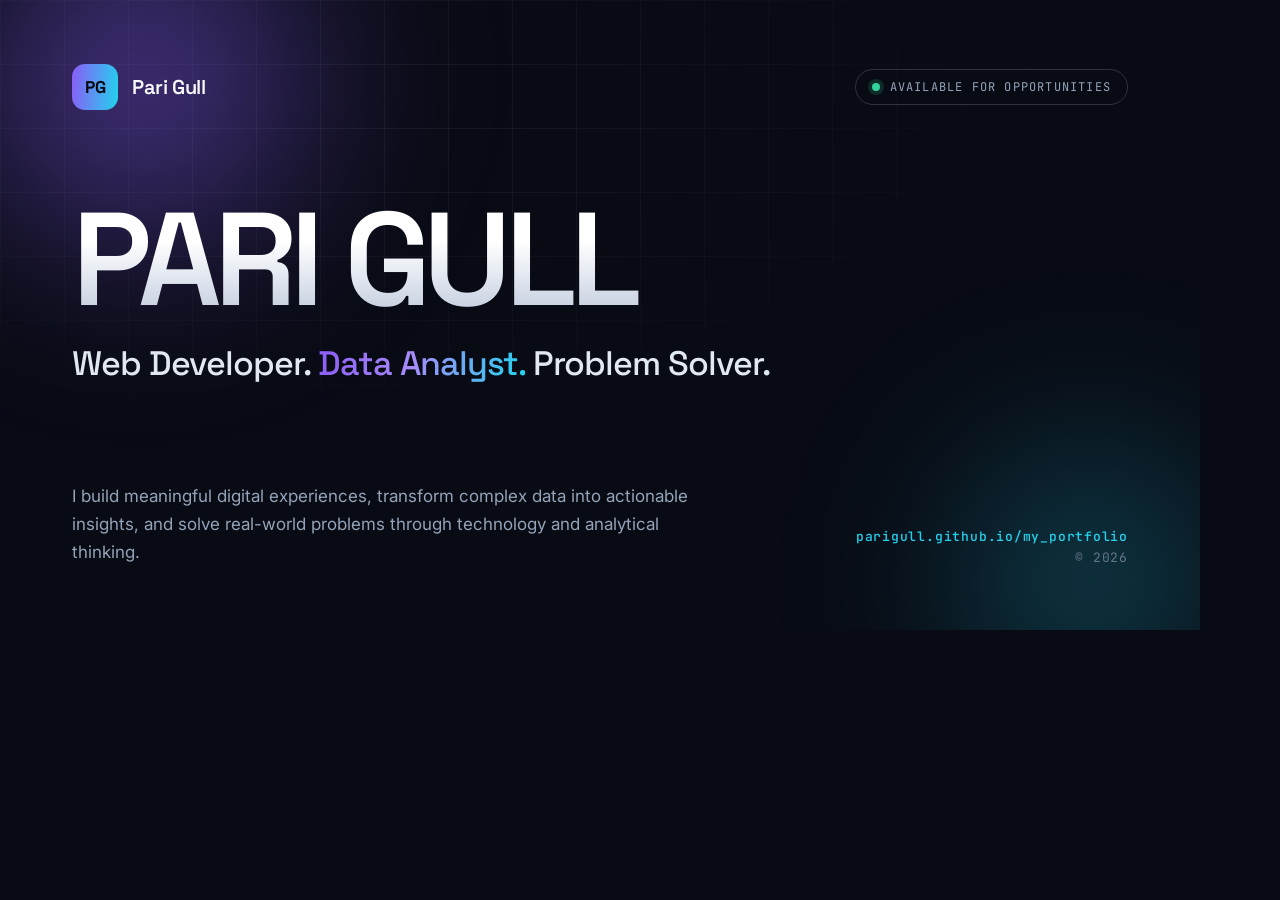
<file: tools/og-card.html>
<!DOCTYPE html>
<html lang="en">
<head>
<meta charset="utf-8" />
<title>OG card source — rendered to assets/img/og-image.png</title>
<link rel="preconnect" href="https://fonts.googleapis.com" />
<link rel="preconnect" href="https://fonts.gstatic.com" crossorigin />
<link href="https://fonts.googleapis.com/css2?family=Inter:wght@400;500;600&family=JetBrains+Mono:wght@400;500&family=Space+Grotesk:wght@500;600;700&display=swap" rel="stylesheet" />
<style>
  * { margin: 0; box-sizing: border-box; }
  html, body { width: 1200px; height: 630px; overflow: hidden; }
  body {
    background: #080B14;
    color: #F8FAFC;
    font-family: "Inter", system-ui, sans-serif;
    position: relative;
    display: flex;
    flex-direction: column;
    justify-content: space-between;
    padding: 64px 72px;
  }
  .grid {
    position: absolute; inset: 0;
    background-image:
      linear-gradient(to right, rgba(248,250,252,.055) 1px, transparent 1px),
      linear-gradient(to bottom, rgba(248,250,252,.055) 1px, transparent 1px);
    background-size: 64px 64px;
    mask-image: radial-gradient(ellipse 80% 70% at 30% 20%, #000 10%, transparent 75%);
    -webkit-mask-image: radial-gradient(ellipse 80% 70% at 30% 20%, #000 10%, transparent 75%);
  }
  .glow-a, .glow-b { position: absolute; border-radius: 50%; filter: blur(80px); }
  .glow-a { width: 520px; height: 520px; left: -120px; top: -180px; background: radial-gradient(circle, rgba(139,92,246,.62), transparent 65%); }
  .glow-b { width: 420px; height: 420px; right: -100px; bottom: -160px; background: radial-gradient(circle, rgba(34,211,238,.34), transparent 65%); }

  .top { display: flex; align-items: center; justify-content: space-between; position: relative; z-index: 2; }
  .brand { display: flex; align-items: center; gap: 14px; }
  .mark {
    width: 46px; height: 46px; border-radius: 13px;
    background: linear-gradient(96deg, #8B5CF6, #22D3EE);
    color: #080B14; font-family: "Space Grotesk", sans-serif; font-weight: 700; font-size: 17px;
    display: grid; place-items: center; letter-spacing: -.5px;
  }
  .brand span { font-family: "Space Grotesk", sans-serif; font-size: 20px; font-weight: 600; letter-spacing: -.02em; }
  .status {
    display: inline-flex; align-items: center; gap: 10px;
    border: 1px solid rgba(248,250,252,.16); border-radius: 999px;
    padding: 9px 16px; font-family: "JetBrains Mono", monospace;
    font-size: 12px; letter-spacing: .1em; text-transform: uppercase; color: #94A3B8;
  }
  .status i { width: 8px; height: 8px; border-radius: 50%; background: #34D399; box-shadow: 0 0 0 4px rgba(52,211,153,.16); }

  .mid { position: relative; z-index: 2; }
  h1 {
    font-family: "Space Grotesk", sans-serif;
    font-size: 132px; line-height: .84; letter-spacing: -.055em; font-weight: 600;
    text-transform: uppercase;
    background: linear-gradient(180deg, #fff 32%, #C3CDDF 100%);
    -webkit-background-clip: text; background-clip: text; color: transparent;
  }
  .roles {
    margin-top: 26px;
    font-family: "Space Grotesk", sans-serif;
    font-size: 34px; font-weight: 500; letter-spacing: -.03em; line-height: 1.3;
    color: #E2E8F0;
  }
  .roles b {
    font-weight: 500;
    background: linear-gradient(96deg, #8B5CF6, #A78BFA 45%, #22D3EE);
    -webkit-background-clip: text; background-clip: text; color: transparent;
  }

  .bottom { position: relative; z-index: 2; display: flex; align-items: flex-end; justify-content: space-between; }
  .lede { max-width: 620px; font-size: 17px; line-height: 1.65; color: #94A3B8; }
  .sig { font-family: "JetBrains Mono", monospace; font-size: 13px; letter-spacing: .06em; color: #64748B; text-align: right; }
  .sig b { display: block; color: #22D3EE; font-weight: 500; margin-bottom: 4px; }
</style>
</head>
<body>
  <div class="grid"></div>
  <div class="glow-a"></div>
  <div class="glow-b"></div>

  <div class="top">
    <div class="brand"><div class="mark">PG</div><span>Pari Gull</span></div>
    <div class="status"><i></i> Available for opportunities</div>
  </div>

  <div class="mid">
    <h1>Pari Gull</h1>
    <p class="roles">Web Developer. <b>Data Analyst.</b> Problem Solver.</p>
  </div>

  <div class="bottom">
    <p class="lede">I build meaningful digital experiences, transform complex data into actionable insights, and solve real-world problems through technology and analytical thinking.</p>
    <p class="sig"><b>parigull.github.io/my_portfolio</b>© 2026</p>
  </div>
</body>
</html>
</file>
<file: assets/css/styles.css>
/* ==========================================================================
   PARI GULL — PORTFOLIO
   Design system: dark editorial · purple / cyan accents
   Sections: 1 Tokens · 2 Reset · 3 Base · 4 Utilities · 5 Buttons
             6 Header · 7 Hero · 8 Sections · 9 About · 10 Skills
             11 Experience · 12 Projects · 13 Certificates · 14 Contact
             15 Footer · 16 Modals · 17 Calculator · 18 Math tools
             19 Responsive · 20 Motion / print
   ========================================================================== */

/* ============================ 1. TOKENS ================================== */
:root {
  /* Colour */
  --bg:            #080B14;
  --bg-secondary:  #0F1422;
  --card:          #151B2B;
  --card-hover:    #1A2133;
  --purple:        #8B5CF6;
  --purple-dim:    #6D3FDD;
  --cyan:          #22D3EE;
  --cyan-dim:      #0FA3B8;
  --text:          #F8FAFC;
  --text-secondary:#94A3B8;
  --text-dim:      #7E8CA3;

  --line:          rgba(248, 250, 252, 0.08);
  --line-strong:   rgba(248, 250, 252, 0.16);
  --glass:         rgba(15, 20, 34, 0.72);

  --grad-accent:   linear-gradient(96deg, var(--purple) 0%, #A78BFA 42%, var(--cyan) 100%);
  --grad-soft:     linear-gradient(180deg, rgba(139, 92, 246, 0.14), rgba(34, 211, 238, 0.06));

  /* Type */
  --font-display: "Space Grotesk", "Inter", system-ui, -apple-system, "Segoe UI", sans-serif;
  --font-body:    "Inter", system-ui, -apple-system, "Segoe UI", Roboto, sans-serif;
  --font-mono:    "JetBrains Mono", "SFMono-Regular", Consolas, "Liberation Mono", monospace;

  --fs-eyebrow:   0.72rem;
  --fs-small:     0.85rem;
  --fs-body:      1rem;
  --fs-lede:      clamp(1.05rem, 1.6vw, 1.22rem);
  --fs-h3:        clamp(1.15rem, 1.6vw, 1.35rem);
  --fs-h2:        clamp(2.1rem, 4.4vw, 3.4rem);
  --fs-h1:        clamp(3.3rem, 10.5vw, 8rem);

  /* Space & shape */
  --gutter:       clamp(20px, 5vw, 64px);
  --shell:        1240px;
  --section-y:    clamp(72px, 10vw, 140px);
  --radius-sm:    10px;
  --radius:       16px;
  --radius-lg:    22px;
  --radius-xl:    28px;

  /* Effects */
  --shadow-sm:    0 2px 10px rgba(0, 0, 0, 0.25);
  --shadow:       0 20px 50px -20px rgba(0, 0, 0, 0.7);
  --ease:         cubic-bezier(0.22, 0.7, 0.25, 1);
  --header-h:     74px;
}

/* ============================ 2. RESET =================================== */
*,
*::before,
*::after { box-sizing: border-box; }

* { margin: 0; }

html {
  -webkit-text-size-adjust: 100%;
  scroll-behavior: smooth;
  scroll-padding-top: calc(var(--header-h) + 16px);
  overflow-x: clip;
}

body {
  background: var(--bg);
  color: var(--text);
  font-family: var(--font-body);
  font-size: var(--fs-body);
  font-weight: 400;
  line-height: 1.7;
  -webkit-font-smoothing: antialiased;
  -moz-osx-font-smoothing: grayscale;
  overflow-x: clip;
}

img,
svg,
canvas { display: block; max-width: 100%; }

img { height: auto; }

button,
input,
select,
textarea { font: inherit; color: inherit; }

button { background: none; border: 0; cursor: pointer; }

a { color: inherit; text-decoration: none; }

ul, ol { list-style: none; padding: 0; }

:focus-visible {
  outline: 2px solid var(--cyan);
  outline-offset: 3px;
  border-radius: 6px;
}

::selection { background: rgba(139, 92, 246, 0.42); color: #fff; }

/* ============================ 3. BASE TYPE =============================== */
h1, h2, h3, h4 {
  font-family: var(--font-display);
  font-weight: 600;
  line-height: 1.1;
  letter-spacing: -0.03em;
  text-wrap: balance;
}

p { text-wrap: pretty; }

em { font-style: normal; }

strong { font-weight: 600; color: var(--text); }

/* ============================ 4. UTILITIES =============================== */
.shell {
  width: min(var(--shell), 100% - (var(--gutter) * 2));
  margin-inline: auto;
}

.mono {
  font-family: var(--font-mono);
  font-size: 0.75rem;
  letter-spacing: 0.06em;
  text-transform: uppercase;
}

.icon {
  width: 1.15em;
  height: 1.15em;
  flex: none;
  fill: currentColor;
  stroke: none;
}

.icon--lg { width: 34px; height: 34px; }

.is-hidden { display: none !important; }

.skip-link {
  position: fixed;
  top: 8px;
  left: 8px;
  z-index: 999;
  transform: translateY(-160%);
  background: var(--card);
  border: 1px solid var(--line-strong);
  color: var(--text);
  padding: 10px 16px;
  border-radius: 10px;
  font-size: var(--fs-small);
  transition: transform 0.2s var(--ease);
}
.skip-link:focus-visible { transform: translateY(0); }

/* Scroll reveal */
[data-reveal] {
  opacity: 0;
  transform: translateY(22px);
  transition:
    opacity 0.75s var(--ease),
    transform 0.75s var(--ease);
  transition-delay: calc(var(--rd, 0) * 90ms);
}
[data-reveal].is-revealed {
  opacity: 1;
  transform: none;
}

/* ============================ 5. BUTTONS ================================= */
.btn {
  --btn-pad: 0.85rem 1.4rem;
  display: inline-flex;
  align-items: center;
  justify-content: center;
  gap: 0.55rem;
  padding: var(--btn-pad);
  border-radius: 999px;
  border: 1px solid transparent;
  font-family: var(--font-body);
  font-size: 0.92rem;
  font-weight: 600;
  letter-spacing: -0.01em;
  white-space: nowrap;
  cursor: pointer;
  transition:
    transform 0.24s var(--ease),
    background-color 0.24s var(--ease),
    border-color 0.24s var(--ease),
    color 0.24s var(--ease),
    box-shadow 0.24s var(--ease);
}
.btn .icon { width: 1.05em; height: 1.05em; transition: transform 0.24s var(--ease); }
.btn:hover { transform: translateY(-2px); }
.btn:hover .icon { transform: translateX(3px); }
.btn:active { transform: translateY(0); }

.btn--primary {
  background: var(--grad-accent);
  color: #080B14;
  box-shadow: 0 10px 30px -12px rgba(139, 92, 246, 0.7);
}
.btn--primary:hover { box-shadow: 0 16px 40px -14px rgba(34, 211, 238, 0.6); }

.btn--outline {
  background: rgba(248, 250, 252, 0.02);
  border-color: var(--line-strong);
  color: var(--text);
}
.btn--outline:hover {
  border-color: rgba(139, 92, 246, 0.6);
  background: rgba(139, 92, 246, 0.09);
}

.btn--ghost { color: #B7C3D6; padding-inline: 0.4rem; }
.btn--ghost:hover { color: var(--text); }

.btn--sm { --btn-pad: 0.6rem 1.05rem; font-size: 0.85rem; }

.link-btn {
  display: inline-flex;
  align-items: center;
  gap: 0.4rem;
  font-family: var(--font-mono);
  font-size: 0.74rem;
  letter-spacing: 0.04em;
  text-transform: uppercase;
  color: var(--cyan);
  border-bottom: 1px solid transparent;
  padding-bottom: 2px;
  transition: color 0.2s var(--ease), border-color 0.2s var(--ease);
}
.link-btn:hover { color: var(--text); border-color: var(--cyan); }
.link-btn .icon { width: 0.95em; height: 0.95em; }

.social {
  display: inline-flex;
  align-items: center;
  gap: 0.5rem;
  color: #A9B6C9;
  font-size: 0.85rem;
  transition: color 0.22s var(--ease);
}
.social:hover { color: var(--cyan); }
.social .icon { width: 1.05rem; height: 1.05rem; }

/* ============================ 6. HEADER ================================== */
.site-header {
  position: sticky;
  top: 0;
  z-index: 120;
  background: transparent;
  transition: background-color 0.35s var(--ease), border-color 0.35s var(--ease), backdrop-filter 0.35s var(--ease);
  border-bottom: 1px solid transparent;
}
.site-header.is-scrolled {
  background: rgba(8, 11, 20, 0.78);
  backdrop-filter: blur(16px) saturate(140%);
  -webkit-backdrop-filter: blur(16px) saturate(140%);
  border-bottom-color: var(--line);
}

.header__inner {
  display: flex;
  align-items: center;
  justify-content: space-between;
  gap: 1.5rem;
  height: var(--header-h);
}

.brand {
  display: inline-flex;
  align-items: center;
  gap: 0.65rem;
  font-family: var(--font-display);
  font-weight: 600;
  letter-spacing: -0.02em;
  font-size: 1.02rem;
}
.brand__mark {
  display: grid;
  place-items: center;
  width: 34px;
  height: 34px;
  border-radius: 10px;
  background: var(--grad-accent);
  color: #080B14;
  font-family: var(--font-display);
  font-size: 0.82rem;
  font-weight: 700;
  letter-spacing: 0.02em;
}
.brand__dot { color: var(--cyan); }

.nav__list {
  display: flex;
  align-items: center;
  gap: clamp(0.4rem, 1.4vw, 1.35rem);
}
.nav__link {
  position: relative;
  display: inline-block;
  padding: 0.4rem 0.15rem;
  font-size: 0.86rem;
  font-weight: 500;
  color: var(--text-secondary);
  transition: color 0.22s var(--ease);
}
.nav__link::after {
  content: "";
  position: absolute;
  left: 0;
  right: 100%;
  bottom: 0;
  height: 1px;
  background: var(--grad-accent);
  transition: right 0.3s var(--ease);
}
.nav__link:hover { color: var(--text); }
.nav__link:hover::after,
.nav__link.is-active::after { right: 0; }
.nav__link.is-active { color: var(--text); }

.header__actions { display: flex; align-items: center; gap: 0.75rem; }

.menu-toggle {
  display: none;
  width: 42px;
  height: 42px;
  border-radius: 12px;
  border: 1px solid var(--line-strong);
  align-items: center;
  justify-content: center;
}
.menu-toggle__bars { position: relative; width: 18px; height: 12px; }
.menu-toggle__bars i {
  position: absolute;
  left: 0;
  width: 100%;
  height: 1.5px;
  background: var(--text);
  border-radius: 2px;
  transition: transform 0.3s var(--ease), opacity 0.2s var(--ease), top 0.3s var(--ease);
}
.menu-toggle__bars i:nth-child(1) { top: 0; }
.menu-toggle__bars i:nth-child(2) { top: 100%; }
.menu-toggle[aria-expanded="true"] .menu-toggle__bars i:nth-child(1) { top: 50%; transform: rotate(45deg); }
.menu-toggle[aria-expanded="true"] .menu-toggle__bars i:nth-child(2) { top: 50%; transform: rotate(-45deg); }

.mobile-menu {
  position: fixed;
  inset: var(--header-h) 0 auto 0;
  z-index: 110;
  max-height: calc(100dvh - var(--header-h));
  overflow-y: auto;
  padding: 1.6rem var(--gutter) 2.4rem;
  background: rgba(8, 11, 20, 0.98);
  backdrop-filter: blur(18px);
  border-bottom: 1px solid var(--line);
  animation: menuIn 0.32s var(--ease);
}
.mobile-menu__list { display: grid; gap: 0.15rem; }
.mobile-menu__list a {
  display: flex;
  align-items: baseline;
  gap: 0.9rem;
  padding: 0.85rem 0;
  font-family: var(--font-display);
  font-size: 1.5rem;
  font-weight: 500;
  letter-spacing: -0.03em;
  color: var(--text);
  border-bottom: 1px solid var(--line);
}
.mobile-menu__list a span {
  font-family: var(--font-mono);
  font-size: 0.7rem;
  color: var(--cyan);
  letter-spacing: 0.08em;
}
.mobile-menu__foot {
  margin-top: 1.6rem;
  display: flex;
  flex-wrap: wrap;
  align-items: center;
  justify-content: space-between;
  gap: 1rem;
  font-family: var(--font-mono);
  font-size: 0.78rem;
  color: var(--text-secondary);
}
.mobile-menu__socials { display: flex; gap: 1rem; }
.mobile-menu__socials .icon { width: 1.15rem; height: 1.15rem; }

body.is-locked { overflow: hidden; }

@keyframes menuIn {
  from { opacity: 0; transform: translateY(-8px); }
  to   { opacity: 1; transform: none; }
}

/* ============================ 7. HERO ==================================== */
.hero {
  position: relative;
  isolation: isolate;
  padding-top: clamp(2.5rem, 7vw, 5.5rem);
  padding-bottom: 0;
  overflow: clip;
}

.hero__bg {
  position: absolute;
  inset: 0;
  z-index: -1;
  overflow: hidden;
}
.hero__grid {
  position: absolute;
  inset: -10% -10% 0 -10%;
  background-image:
    linear-gradient(to right, rgba(248, 250, 252, 0.05) 1px, transparent 1px),
    linear-gradient(to bottom, rgba(248, 250, 252, 0.05) 1px, transparent 1px);
  background-size: 72px 72px;
  mask-image: radial-gradient(ellipse 80% 60% at 50% 30%, #000 10%, transparent 78%);
  -webkit-mask-image: radial-gradient(ellipse 80% 60% at 50% 30%, #000 10%, transparent 78%);
  opacity: 0.55;
}
.hero__glow {
  position: absolute;
  border-radius: 50%;
  filter: blur(90px);
  opacity: 0.55;
}
.hero__glow--a {
  width: 46vw;
  min-width: 320px;
  height: 46vw;
  min-height: 320px;
  top: -14%;
  left: -8%;
  background: radial-gradient(circle, rgba(139, 92, 246, 0.55), transparent 65%);
}
.hero__glow--b {
  width: 40vw;
  min-width: 260px;
  height: 40vw;
  min-height: 260px;
  top: 8%;
  right: -6%;
  background: radial-gradient(circle, rgba(34, 211, 238, 0.32), transparent 65%);
}
.hero__canvas {
  position: absolute;
  inset: 0;
  width: 100%;
  height: 100%;
  opacity: 0.5;
}

.hero__inner {
  display: grid;
  grid-template-columns: minmax(0, 1.15fr) minmax(0, 0.85fr);
  align-items: center;
  gap: clamp(2rem, 5vw, 4.5rem);
  padding-bottom: clamp(2.5rem, 6vw, 4.5rem);
}

.status {
  display: inline-flex;
  align-items: center;
  gap: 0.65rem;
  padding: 0.45rem 0.95rem 0.45rem 0.75rem;
  border: 1px solid var(--line-strong);
  border-radius: 999px;
  background: rgba(248, 250, 252, 0.03);
  font-family: var(--font-mono);
  font-size: 0.72rem;
  letter-spacing: 0.08em;
  text-transform: uppercase;
  color: var(--text-secondary);
}
.status__dot {
  position: relative;
  width: 7px;
  height: 7px;
  border-radius: 50%;
  background: #34D399;
  box-shadow: 0 0 0 3px rgba(52, 211, 153, 0.16);
}
.status__dot::after {
  content: "";
  position: absolute;
  inset: -4px;
  border-radius: 50%;
  border: 1px solid rgba(52, 211, 153, 0.5);
  animation: pulse 2.6s var(--ease) infinite;
}
@keyframes pulse {
  0%   { transform: scale(0.7); opacity: 0.9; }
  70%  { transform: scale(1.9); opacity: 0; }
  100% { transform: scale(1.9); opacity: 0; }
}

.hero__name {
  margin-top: clamp(1rem, 2.4vw, 1.6rem);
  font-size: var(--fs-h1);
  font-weight: 600;
  line-height: 0.88;
  letter-spacing: -0.05em;
  text-transform: uppercase;
  background: linear-gradient(180deg, #FFFFFF 30%, #C9D2E4 100%);
  -webkit-background-clip: text;
  background-clip: text;
  color: transparent;
}

.hero__roles {
  margin-top: clamp(1rem, 2vw, 1.5rem);
  display: grid;
  gap: 0.1rem;
  font-family: var(--font-display);
  font-size: clamp(1.3rem, 3.1vw, 2.35rem);
  font-weight: 500;
  letter-spacing: -0.035em;
  line-height: 1.22;
}
.hero__role { color: var(--text); }
.hero__role--accent {
  background: var(--grad-accent);
  -webkit-background-clip: text;
  background-clip: text;
  color: transparent;
}

.hero__lede {
  margin-top: clamp(1.3rem, 2.6vw, 1.9rem);
  max-width: 46ch;
  font-size: var(--fs-lede);
  line-height: 1.75;
  color: var(--text-secondary);
}

.hero__actions {
  margin-top: clamp(1.7rem, 3vw, 2.4rem);
  display: flex;
  flex-wrap: wrap;
  align-items: center;
  gap: 0.75rem;
}

.hero__socials {
  margin-top: clamp(1.8rem, 3.2vw, 2.5rem);
  display: flex;
  flex-wrap: wrap;
  align-items: center;
  gap: 1.4rem;
}

/* Hero visual */
.hero__visual { display: flex; justify-content: center; }

.viz {
  position: relative;
  display: flex;
  flex-direction: column;
  align-items: center;
  justify-content: center;
  gap: clamp(1.2rem, 2.5vw, 2rem);
  width: 100%;
  min-height: clamp(300px, 34vw, 430px);
}
.viz__ring {
  position: absolute;
  left: 50%;
  top: 44%;
  translate: -50% -50%;
  border-radius: 50%;
  pointer-events: none;
}
.viz__ring--1 {
  width: min(92%, 400px);
  aspect-ratio: 1;
  border: 1px dashed rgba(139, 92, 246, 0.32);
  animation: spin 46s linear infinite;
}
.viz__ring--2 {
  width: min(64%, 272px);
  aspect-ratio: 1;
  border: 1px solid rgba(34, 211, 238, 0.22);
  animation: spin 32s linear infinite reverse;
}
.viz__ring--1::before,
.viz__ring--2::before {
  content: "";
  position: absolute;
  top: -3px;
  left: 50%;
  width: 6px;
  height: 6px;
  border-radius: 50%;
  background: var(--cyan);
  box-shadow: 0 0 14px rgba(34, 211, 238, 0.9);
}
.viz__ring--1::before { background: var(--purple); box-shadow: 0 0 14px rgba(139, 92, 246, 0.9); }

.viz__core {
  position: relative;
  display: grid;
  place-content: center;
  gap: 0.15rem;
  width: min(56%, 232px);
  aspect-ratio: 1;
  border-radius: 50%;
  border: 1px solid var(--line-strong);
  background:
    radial-gradient(circle at 50% 34%, rgba(139, 92, 246, 0.3), transparent 62%),
    radial-gradient(circle at 50% 90%, rgba(34, 211, 238, 0.18), transparent 60%),
    rgba(15, 20, 34, 0.82);
  backdrop-filter: blur(8px);
  box-shadow: inset 0 1px 0 rgba(255, 255, 255, 0.06), 0 24px 60px -30px rgba(139, 92, 246, 0.8);
  text-align: center;
}
.viz__label {
  font-family: var(--font-mono);
  font-size: clamp(0.66rem, 1vw, 0.78rem);
  letter-spacing: 0.06em;
  line-height: 1.9;
  color: var(--text-secondary);
}
.viz__label:nth-child(2) { color: var(--cyan); }
.viz__label:nth-child(3) { color: #C4B5FD; }

.viz__tags {
  position: relative;
  z-index: 1;
  display: flex;
  flex-wrap: wrap;
  justify-content: center;
  gap: 0.4rem;
  max-width: 26rem;
  margin-top: clamp(3rem, 7vw, 5.5rem);
}
.viz__tags li {
  border: 1px solid var(--line);
  border-radius: 999px;
  padding: 0.28rem 0.7rem;
  background: rgba(21, 27, 43, 0.6);
  color: var(--text-secondary);
  font-size: 0.66rem;
  letter-spacing: 0.05em;
  white-space: nowrap;
}

@keyframes spin { to { transform: rotate(360deg); } }

/* Hero marquee strip */
.hero__strip {
  position: relative;
  border-top: 1px solid var(--line);
  border-bottom: 1px solid var(--line);
  background: rgba(15, 20, 34, 0.5);
  overflow: hidden;
}
.marquee {
  display: flex;
  overflow: hidden;
  mask-image: linear-gradient(90deg, transparent 0%, #000 14%, #000 86%, transparent 100%);
  -webkit-mask-image: linear-gradient(90deg, transparent 0%, #000 14%, #000 86%, transparent 100%);
}
.marquee__track {
  display: flex;
  align-items: center;
  gap: 1.1rem;
  padding: 0.85rem 0;
  flex: none;
  animation: marquee 46s linear infinite;
  font-family: var(--font-mono);
  font-size: 0.72rem;
  letter-spacing: 0.14em;
  text-transform: uppercase;
  color: var(--text-dim);
  white-space: nowrap;
}
.marquee .dot-sep { color: rgba(139, 92, 246, 0.7); font-size: 0.55rem; }
@keyframes marquee {
  from { transform: translateX(0); }
  to   { transform: translateX(-50%); }
}

/* ============================ 8. SECTIONS ================================ */
.section {
  position: relative;
  padding-block: var(--section-y);
}
.section--alt {
  background:
    radial-gradient(ellipse 70% 50% at 100% 0%, rgba(139, 92, 246, 0.06), transparent 60%),
    var(--bg-secondary);
  border-block: 1px solid var(--line);
}

.section__head { margin-bottom: clamp(2.2rem, 4.5vw, 3.6rem); }
.section__head--split {
  display: grid;
  grid-template-columns: minmax(0, 1.1fr) minmax(0, 0.9fr);
  align-items: end;
  gap: clamp(1.5rem, 4vw, 3.5rem);
}

.section__eyebrow {
  display: inline-flex;
  align-items: center;
  gap: 0.7rem;
  margin-bottom: 1rem;
  color: var(--cyan);
  font-family: var(--font-mono);
  font-size: var(--fs-eyebrow);
  letter-spacing: 0.18em;
  text-transform: uppercase;
}
.section__eyebrow span {
  display: inline-grid;
  place-items: center;
  min-width: 26px;
  height: 22px;
  padding-inline: 5px;
  border-radius: 6px;
  border: 1px solid rgba(34, 211, 238, 0.28);
  background: rgba(34, 211, 238, 0.08);
  font-size: 0.66rem;
  color: var(--cyan);
}
.section__eyebrow::after {
  content: "";
  width: clamp(28px, 6vw, 60px);
  height: 1px;
  background: linear-gradient(90deg, rgba(34, 211, 238, 0.5), transparent);
}

.section__title {
  font-size: var(--fs-h2);
  line-height: 1.04;
  letter-spacing: -0.04em;
}
.section__title em {
  background: linear-gradient(120deg, #CBD5E1, #7C8AA5);
  -webkit-background-clip: text;
  background-clip: text;
  color: transparent;
}

.section__lede {
  font-size: 0.95rem;
  line-height: 1.8;
  color: var(--text-secondary);
  max-width: 42ch;
  padding-bottom: 0.4rem;
}

/* ============================ 9. ABOUT =================================== */
.about {
  display: grid;
  grid-template-columns: minmax(0, 0.82fr) minmax(0, 1.18fr);
  gap: clamp(2rem, 5vw, 4.5rem);
  align-items: start;
}

.about__media { position: relative; }
@media (min-width: 981px) {
  .about__media { position: sticky; top: calc(var(--header-h) + 28px); }
}
.portrait {
  position: relative;
  z-index: 1;
  border-radius: var(--radius-lg);
  overflow: hidden;
  border: 1px solid var(--line-strong);
  background: var(--card);
}
.portrait img {
  width: 100%;
  aspect-ratio: 4 / 5;
  object-fit: cover;
  object-position: 50% 22%;
  filter: saturate(0.94) contrast(1.03);
  transition: transform 0.8s var(--ease), filter 0.6s var(--ease);
}
.portrait:hover img { transform: scale(1.03); filter: saturate(1) contrast(1.05); }
.portrait__cap {
  position: absolute;
  left: 0;
  right: 0;
  bottom: 0;
  padding: 1rem 1.15rem 1.15rem;
  font-size: 0.64rem;
  letter-spacing: 0.06em;
  color: var(--text-secondary);
  background: linear-gradient(180deg, transparent, rgba(8, 11, 20, 0.92));
}
.portrait__frame {
  position: absolute;
  inset: -1px;
  border-radius: calc(var(--radius-lg) + 2px);
  z-index: 0;
  background: linear-gradient(150deg, rgba(139, 92, 246, 0.55), rgba(34, 211, 238, 0.28) 45%, transparent 70%);
  -webkit-mask: linear-gradient(#000 0 0) content-box, linear-gradient(#000 0 0);
  mask: linear-gradient(#000 0 0) content-box, linear-gradient(#000 0 0);
  -webkit-mask-composite: xor;
  mask-composite: exclude;
  padding: 1px;
  opacity: 0.85;
  pointer-events: none;
}

.about__body > p {
  color: var(--text-secondary);
  font-size: 0.98rem;
  line-height: 1.85;
  margin-bottom: 1.1rem;
  max-width: 58ch;
}
.about__body .lede {
  color: var(--text);
  font-family: var(--font-display);
  font-size: clamp(1.2rem, 1.9vw, 1.5rem);
  font-weight: 400;
  line-height: 1.5;
  letter-spacing: -0.025em;
  margin-bottom: 1.4rem;
}

.capabilities {
  display: grid;
  grid-template-columns: repeat(3, minmax(0, 1fr));
  gap: 0.9rem;
  margin-top: 2rem;
  padding-top: 2rem;
  border-top: 1px solid var(--line);
}
.capabilities li {
  padding: 1.1rem 1rem;
  border-radius: var(--radius);
  border: 1px solid var(--line);
  background: linear-gradient(180deg, rgba(21, 27, 43, 0.7), rgba(15, 20, 34, 0.4));
  transition: border-color 0.3s var(--ease), transform 0.3s var(--ease);
}
.capabilities li:hover { border-color: rgba(139, 92, 246, 0.4); transform: translateY(-3px); }
.capabilities__icon {
  display: inline-grid;
  place-items: center;
  width: 34px;
  height: 34px;
  margin-bottom: 0.7rem;
  border-radius: 10px;
  background: rgba(139, 92, 246, 0.14);
  color: #C4B5FD;
}
.capabilities__icon .icon { width: 18px; height: 18px; }
.capabilities h3 {
  font-size: 0.98rem;
  letter-spacing: -0.02em;
  margin-bottom: 0.35rem;
}
.capabilities p { font-size: 0.82rem; line-height: 1.65; color: var(--text-secondary); }

.focus {
  margin-top: 2rem;
  padding: 1.25rem 1.35rem;
  border-radius: var(--radius);
  border: 1px solid var(--line);
  border-left: 2px solid rgba(34, 211, 238, 0.5);
  background: rgba(34, 211, 238, 0.03);
}
.focus__label { color: var(--cyan); margin-bottom: 0.7rem; }
.focus__list { display: grid; gap: 0.5rem; }
.focus__list li {
  position: relative;
  padding-left: 1.1rem;
  font-size: 0.88rem;
  line-height: 1.6;
  color: var(--text-secondary);
}
.focus__list li::before {
  content: "";
  position: absolute;
  left: 0;
  top: 0.62em;
  width: 5px;
  height: 5px;
  border-radius: 50%;
  background: var(--cyan);
  opacity: 0.7;
}

/* ============================ 10. SKILLS ================================= */
.skills {
  display: grid;
  grid-template-columns: repeat(2, minmax(0, 1fr));
  gap: clamp(0.9rem, 1.6vw, 1.2rem);
}

.skill {
  position: relative;
  padding: clamp(1.3rem, 2.2vw, 1.9rem);
  border-radius: var(--radius-lg);
  border: 1px solid var(--line);
  background:
    radial-gradient(600px circle at var(--mx, 50%) var(--my, 0%), rgba(139, 92, 246, 0.09), transparent 42%),
    var(--card);
  transition: border-color 0.35s var(--ease), transform 0.35s var(--ease);
  overflow: hidden;
}
.skill::after {
  content: "";
  position: absolute;
  inset: 0;
  border-radius: inherit;
  padding: 1px;
  background: linear-gradient(140deg, rgba(139, 92, 246, 0.5), transparent 40%, rgba(34, 211, 238, 0.35));
  -webkit-mask: linear-gradient(#000 0 0) content-box, linear-gradient(#000 0 0);
  mask: linear-gradient(#000 0 0) content-box, linear-gradient(#000 0 0);
  -webkit-mask-composite: xor;
  mask-composite: exclude;
  opacity: 0;
  transition: opacity 0.35s var(--ease);
  pointer-events: none;
}
.skill:hover { transform: translateY(-3px); border-color: transparent; }
.skill:hover::after { opacity: 1; }

.skill__head {
  display: flex;
  align-items: center;
  gap: 0.8rem;
  margin-bottom: 1.15rem;
}
.skill__icon {
  display: grid;
  place-items: center;
  width: 38px;
  height: 38px;
  border-radius: 11px;
  border: 1px solid var(--line);
  background: rgba(139, 92, 246, 0.1);
  color: #C4B5FD;
}
.skill__icon .icon { width: 19px; height: 19px; }
.skill__head h3 { font-size: var(--fs-h3); letter-spacing: -0.025em; }
.skill__note {
  margin-top: 1rem;
  font-size: 0.82rem;
  line-height: 1.65;
  color: var(--text-dim);
}

.chips { display: flex; flex-wrap: wrap; gap: 0.45rem; }
.chip {
  display: inline-flex;
  align-items: center;
  padding: 0.38rem 0.78rem;
  border-radius: 999px;
  border: 1px solid var(--line);
  background: rgba(248, 250, 252, 0.035);
  font-family: var(--font-mono);
  font-size: 0.72rem;
  letter-spacing: 0.02em;
  color: var(--text-secondary);
  transition: color 0.25s var(--ease), border-color 0.25s var(--ease), background-color 0.25s var(--ease);
}
.chip:hover {
  color: var(--text);
  border-color: rgba(34, 211, 238, 0.45);
  background: rgba(34, 211, 238, 0.08);
}
.chips--sm .chip { font-size: 0.68rem; padding: 0.3rem 0.65rem; }

.toolbar {
  margin-top: clamp(1.5rem, 3vw, 2.2rem);
  padding-top: 1.5rem;
  border-top: 1px solid var(--line);
  display: flex;
  flex-wrap: wrap;
  align-items: center;
  gap: 0.9rem 1.4rem;
}
.toolbar__label { color: var(--text-dim); letter-spacing: 0.14em; }
.toolbar__list {
  display: flex;
  flex-wrap: wrap;
  gap: 0.5rem 1.3rem;
  font-family: var(--font-mono);
  font-size: 0.76rem;
  color: var(--text-secondary);
}
.toolbar__list li { position: relative; padding-left: 0.85rem; }
.toolbar__list li::before {
  content: "";
  position: absolute;
  left: 0;
  top: 0.55em;
  width: 4px;
  height: 4px;
  border-radius: 50%;
  background: rgba(139, 92, 246, 0.65);
}

/* ============================ 11. EXPERIENCE ============================= */
.timeline {
  position: relative;
  display: grid;
  gap: clamp(1.4rem, 2.6vw, 2rem);
  padding-left: 1.9rem;
}
.timeline::before {
  content: "";
  position: absolute;
  left: 5px;
  top: 8px;
  bottom: 8px;
  width: 1px;
  background: linear-gradient(180deg, rgba(139, 92, 246, 0.6), rgba(34, 211, 238, 0.35), transparent);
}

.timeline__item { position: relative; }
.timeline__marker {
  position: absolute;
  left: -1.9rem;
  top: 1.55rem;
  width: 11px;
  height: 11px;
  border-radius: 50%;
  background: var(--bg);
  border: 1.5px solid var(--purple);
  box-shadow: 0 0 0 4px rgba(139, 92, 246, 0.12);
}
.timeline__item:first-child .timeline__marker { border-color: var(--cyan); box-shadow: 0 0 0 4px rgba(34, 211, 238, 0.12); }

.timeline__content {
  padding: clamp(1.3rem, 2.4vw, 1.9rem);
  border-radius: var(--radius-lg);
  border: 1px solid var(--line);
  background: var(--card);
  transition: border-color 0.35s var(--ease), transform 0.35s var(--ease);
}
.timeline__content:hover { border-color: rgba(139, 92, 246, 0.35); transform: translateX(3px); }

.timeline__meta {
  display: flex;
  flex-wrap: wrap;
  align-items: center;
  gap: 0.7rem;
  color: var(--text-dim);
  margin-bottom: 0.7rem;
}
.tag {
  display: inline-flex;
  align-items: center;
  padding: 0.16rem 0.55rem;
  border-radius: 999px;
  border: 1px solid rgba(34, 211, 238, 0.3);
  background: rgba(34, 211, 238, 0.1);
  color: var(--cyan);
  font-size: 0.62rem;
  letter-spacing: 0.1em;
}
.tag--soft {
  border-color: rgba(139, 92, 246, 0.3);
  background: rgba(139, 92, 246, 0.1);
  color: #C4B5FD;
}

.timeline__role { font-size: clamp(1.25rem, 2vw, 1.5rem); letter-spacing: -0.03em; }
.timeline__org {
  margin-top: 0.25rem;
  font-family: var(--font-mono);
  font-size: 0.8rem;
  letter-spacing: 0.06em;
  text-transform: uppercase;
  color: var(--purple);
}
.timeline__points {
  display: grid;
  gap: 0.5rem;
  margin-top: 1rem;
}
.timeline__points li {
  position: relative;
  padding-left: 1.15rem;
  font-size: 0.9rem;
  line-height: 1.7;
  color: var(--text-secondary);
}
.timeline__points li::before {
  content: "";
  position: absolute;
  left: 0;
  top: 0.7em;
  width: 6px;
  height: 1px;
  background: rgba(34, 211, 238, 0.7);
}
.timeline__foot {
  margin-top: 1.2rem;
  padding-top: 1.1rem;
  border-top: 1px dashed var(--line);
  display: flex;
  flex-wrap: wrap;
  align-items: center;
  justify-content: space-between;
  gap: 0.9rem;
}

/* ============================ 12. PROJECTS =============================== */
.filters {
  display: flex;
  flex-wrap: wrap;
  align-items: center;
  justify-content: space-between;
  gap: 1rem;
  margin-bottom: clamp(1.4rem, 3vw, 2rem);
}
.filters__group {
  display: flex;
  flex-wrap: wrap;
  gap: 0.4rem;
  padding: 0.3rem;
  border-radius: 999px;
  border: 1px solid var(--line);
  background: rgba(21, 27, 43, 0.5);
  min-width: 0;
  max-width: 100%;
}
.filter {
  padding: 0.48rem 0.9rem;
  border-radius: 999px;
  font-size: 0.8rem;
  font-weight: 500;
  color: var(--text-secondary);
  transition: color 0.25s var(--ease), background-color 0.25s var(--ease);
  white-space: nowrap;
}
.filter:hover { color: var(--text); }
.filter.is-active {
  color: #080B14;
  background: var(--grad-accent);
}
.filters__count { color: var(--text-dim); letter-spacing: 0.1em; }

.projects {
  display: grid;
  grid-template-columns: repeat(auto-fit, minmax(min(100%, 330px), 1fr));
  gap: clamp(1rem, 2vw, 1.4rem);
}

.project {
  position: relative;
  display: flex;
  flex-direction: column;
  border-radius: var(--radius-lg);
  border: 1px solid var(--line);
  background: var(--card);
  overflow: hidden;
  transition: transform 0.4s var(--ease), border-color 0.4s var(--ease), box-shadow 0.4s var(--ease);
}
.project::before {
  content: "";
  position: absolute;
  inset: 0;
  background: radial-gradient(560px circle at var(--mx, 50%) var(--my, 0%), rgba(139, 92, 246, 0.12), transparent 45%);
  opacity: 0;
  transition: opacity 0.4s var(--ease);
  pointer-events: none;
  z-index: 1;
}
.project:hover {
  transform: translateY(-4px);
  border-color: rgba(139, 92, 246, 0.42);
  box-shadow: 0 26px 60px -34px rgba(0, 0, 0, 0.95);
}
.project:hover::before { opacity: 1; }

.project--featured,
.project--soon { grid-column: 1 / -1; }

.project__media {
  position: relative;
  display: block;
  width: 100%;
  aspect-ratio: 16 / 9;
  overflow: hidden;
  border-bottom: 1px solid var(--line);
  background:
    radial-gradient(120% 100% at 20% 0%, rgba(139, 92, 246, 0.22), transparent 55%),
    radial-gradient(100% 100% at 90% 100%, rgba(34, 211, 238, 0.16), transparent 55%),
    #0C1220;
  cursor: pointer;
}
.project__media img {
  width: 100%;
  height: 100%;
  object-fit: cover;
  object-position: top center;
  transition: transform 0.7s var(--ease), opacity 0.4s var(--ease);
}
.project:hover .project__media img { transform: scale(1.04); }

.project__media::after {
  content: "";
  position: absolute;
  inset: 0;
  z-index: 1;
  background: linear-gradient(180deg, rgba(8, 11, 20, 0) 45%, rgba(8, 11, 20, 0.55) 100%);
  pointer-events: none;
}
.project__glyph {
  position: absolute;
  inset: 0;
  z-index: 0;
  display: grid;
  place-items: center;
  color: rgba(248, 250, 252, 0.5);
}
.project__glyph .icon { width: 46px; height: 46px; }
.project__glyph--mono {
  align-content: center;
  gap: 0.6rem;
  font-family: var(--font-mono);
  font-size: 0.68rem;
  letter-spacing: 0.14em;
  text-transform: uppercase;
  color: var(--text-dim);
}

.project__badge {
  position: absolute;
  top: 0.8rem;
  left: 0.8rem;
  z-index: 2;
  padding: 0.25rem 0.6rem;
  border-radius: 999px;
  border: 1px solid rgba(248, 250, 252, 0.14);
  background: rgba(8, 11, 20, 0.72);
  backdrop-filter: blur(8px);
  font-family: var(--font-mono);
  font-size: 0.62rem;
  letter-spacing: 0.1em;
  text-transform: uppercase;
  color: var(--text-secondary);
}
.project__badge--live { color: #6EE7B7; border-color: rgba(110, 231, 183, 0.3); }
.project__badge--soon { color: #FCD34D; border-color: rgba(252, 211, 77, 0.28); }

.project__body {
  position: relative;
  z-index: 2;
  display: flex;
  flex-direction: column;
  gap: 0.75rem;
  padding: clamp(1.15rem, 2vw, 1.5rem);
  flex: 1;
}

.project__top {
  display: flex;
  align-items: flex-start;
  justify-content: space-between;
  gap: 1rem;
}
.project__title { font-size: clamp(1.1rem, 1.7vw, 1.3rem); letter-spacing: -0.03em; }
.project__year {
  font-family: var(--font-mono);
  font-size: 0.7rem;
  color: var(--text-dim);
  white-space: nowrap;
  padding-top: 0.3rem;
}

.project__desc { font-size: 0.88rem; line-height: 1.7; color: var(--text-secondary); }

.project__problem {
  display: grid;
  gap: 0.25rem;
  padding: 0.7rem 0.85rem;
  border-radius: var(--radius-sm);
  border-left: 2px solid rgba(34, 211, 238, 0.45);
  background: rgba(34, 211, 238, 0.04);
  font-size: 0.8rem;
  line-height: 1.6;
  color: var(--text-secondary);
}
.project__problem span {
  font-family: var(--font-mono);
  font-size: 0.6rem;
  letter-spacing: 0.14em;
  text-transform: uppercase;
  color: var(--cyan);
}

.project__actions {
  display: flex;
  flex-wrap: wrap;
  align-items: center;
  gap: 0.5rem 0.85rem;
  margin-top: auto;
  padding-top: 0.9rem;
  border-top: 1px solid var(--line);
}

.pill-link {
  display: inline-flex;
  align-items: center;
  gap: 0.35rem;
  padding: 0.4rem 0.8rem;
  border-radius: 999px;
  border: 1px solid var(--line-strong);
  font-family: var(--font-mono);
  font-size: 0.68rem;
  letter-spacing: 0.05em;
  text-transform: uppercase;
  color: var(--text-secondary);
  transition: color 0.25s var(--ease), border-color 0.25s var(--ease), background-color 0.25s var(--ease);
}
.pill-link:hover {
  color: var(--text);
  border-color: rgba(139, 92, 246, 0.5);
  background: rgba(139, 92, 246, 0.1);
}
.pill-link--primary {
  color: #080B14;
  background: rgba(248, 250, 252, 0.92);
  border-color: transparent;
}
.pill-link--primary:hover { background: #fff; color: #080B14; }
.pill-link .icon { width: 0.9em; height: 0.9em; }

.pill-link__lock {
  width: 0.8em;
  height: 0.8em;
  margin-left: 0.1rem;
  color: #FCD34D;
  opacity: 0.9;
}

.project--soon { opacity: 0.92; }
.project--soon .project__media { filter: grayscale(0.35); }

.project__demos {
  display: flex;
  flex-wrap: wrap;
  gap: 0.4rem;
}

.project.hide { display: none; }

.noscript { color: var(--text-secondary); font-size: 0.9rem; }
.noscript a { color: var(--cyan); text-decoration: underline; }

/* ============================ 13. CERTIFICATES =========================== */
.certs {
  display: grid;
  grid-template-columns: repeat(auto-fit, minmax(min(100%, 270px), 1fr));
  gap: clamp(0.9rem, 1.8vw, 1.3rem);
}

.cert {
  display: flex;
  flex-direction: column;
  border-radius: var(--radius-lg);
  border: 1px solid var(--line);
  background: var(--card);
  overflow: hidden;
  transition: transform 0.35s var(--ease), border-color 0.35s var(--ease);
}
.cert:hover { transform: translateY(-3px); border-color: rgba(139, 92, 246, 0.4); }

.cert__media {
  position: relative;
  display: block;
  width: 100%;
  aspect-ratio: 4 / 3;
  overflow: hidden;
  border-bottom: 1px solid var(--line);
  background: #0C1220;
  padding: 0;
}
.cert__media img {
  width: 100%;
  height: 100%;
  object-fit: cover;
  object-position: top center;
  transition: transform 0.6s var(--ease);
}
.cert__media:hover img { transform: scale(1.04); }

.cert__zoom {
  position: absolute;
  right: 0.7rem;
  bottom: 0.7rem;
  display: grid;
  place-items: center;
  width: 32px;
  height: 32px;
  border-radius: 50%;
  border: 1px solid rgba(248, 250, 252, 0.18);
  background: rgba(8, 11, 20, 0.7);
  backdrop-filter: blur(6px);
  color: var(--text);
  opacity: 0;
  transform: translateY(6px);
  transition: opacity 0.3s var(--ease), transform 0.3s var(--ease);
}
.cert__media:hover .cert__zoom,
.cert__media:focus-visible .cert__zoom { opacity: 1; transform: none; }

.cert__media--empty {
  display: grid;
  place-content: center;
  justify-items: center;
  gap: 0.6rem;
  border-bottom: 1px dashed var(--line-strong);
  background:
    repeating-linear-gradient(135deg, rgba(248, 250, 252, 0.022) 0 10px, transparent 10px 20px),
    #0C1220;
  color: var(--text-dim);
}
.cert__media--empty .mono { font-size: 0.62rem; letter-spacing: 0.06em; text-transform: none; }

.cert__body { padding: 1.05rem 1.15rem 1.2rem; }
.cert__body h3 { font-size: 0.98rem; letter-spacing: -0.02em; line-height: 1.35; }
.cert__org { margin-top: 0.3rem; font-size: 0.84rem; color: var(--text-secondary); }
.cert__meta { margin-top: 0.5rem; font-size: 0.64rem; color: var(--text-dim); letter-spacing: 0.05em; }

.cert--placeholder { border-style: dashed; border-color: var(--line-strong); background: rgba(21, 27, 43, 0.5); }
.cert--placeholder .cert__body h3 { color: var(--text-secondary); }

/* ============================ 14. CONTACT ================================ */
.section--contact {
  background:
    radial-gradient(ellipse 60% 60% at 0% 0%, rgba(139, 92, 246, 0.1), transparent 60%),
    radial-gradient(ellipse 50% 50% at 100% 100%, rgba(34, 211, 238, 0.08), transparent 60%),
    var(--bg);
  border-top: 1px solid var(--line);
}

.contact {
  display: grid;
  grid-template-columns: minmax(0, 1.05fr) minmax(0, 0.95fr);
  gap: clamp(2rem, 5vw, 4.5rem);
  align-items: start;
}

.contact__title {
  font-size: clamp(1.9rem, 3.6vw, 2.9rem);
  line-height: 1.1;
  letter-spacing: -0.04em;
  margin-bottom: 1.1rem;
}
.contact__title em {
  background: var(--grad-accent);
  -webkit-background-clip: text;
  background-clip: text;
  color: transparent;
}
.contact__lede {
  font-size: 0.98rem;
  line-height: 1.8;
  color: var(--text-secondary);
  max-width: 46ch;
}

.contact__direct {
  display: flex;
  flex-wrap: wrap;
  align-items: stretch;
  gap: 0.6rem;
  margin-top: 1.8rem;
}
.email-card {
  flex: 1 1 260px;
  display: grid;
  gap: 0.2rem;
  padding: 0.95rem 1.15rem;
  border-radius: var(--radius);
  border: 1px solid var(--line-strong);
  background: rgba(21, 27, 43, 0.7);
  transition: border-color 0.3s var(--ease), background-color 0.3s var(--ease);
  min-width: 0;
}
.email-card:hover { border-color: rgba(34, 211, 238, 0.45); background: rgba(34, 211, 238, 0.06); }
.email-card__label { font-size: 0.64rem; letter-spacing: 0.12em; color: var(--text-dim); }
.email-card__value {
  font-family: var(--font-mono);
  font-size: clamp(0.78rem, 1.6vw, 0.9rem);
  color: var(--text);
  overflow-wrap: anywhere;
}

.copy-btn {
  display: inline-flex;
  align-items: center;
  gap: 0.45rem;
  padding: 0.8rem 1rem;
  border-radius: var(--radius);
  border: 1px solid var(--line-strong);
  color: var(--text-secondary);
  font-family: var(--font-mono);
  font-size: 0.7rem;
  letter-spacing: 0.06em;
  text-transform: uppercase;
  transition: color 0.25s var(--ease), border-color 0.25s var(--ease), background-color 0.25s var(--ease);
}
.copy-btn:hover { color: var(--text); border-color: rgba(139, 92, 246, 0.5); background: rgba(139, 92, 246, 0.1); }
.copy-btn.is-copied { color: #6EE7B7; border-color: rgba(110, 231, 183, 0.45); }
.copy-btn .icon { width: 1rem; height: 1rem; }

.contact__socials {
  display: grid;
  gap: 0.6rem;
  margin-top: 1.5rem;
}
.contact__socials .social { font-family: var(--font-mono); font-size: 0.78rem; }

/* Form */
.contact__form-wrap {
  padding: clamp(1.25rem, 2.4vw, 1.9rem);
  border-radius: var(--radius-lg);
  border: 1px solid var(--line);
  background:
    radial-gradient(500px circle at 100% 0%, rgba(139, 92, 246, 0.1), transparent 55%),
    var(--card);
}
.form { display: grid; gap: 1rem; }
.field { display: grid; gap: 0.4rem; }
.field label {
  font-family: var(--font-mono);
  font-size: 0.66rem;
  letter-spacing: 0.12em;
  text-transform: uppercase;
  color: var(--text-secondary);
}
.field input,
.field textarea {
  width: 100%;
  padding: 0.8rem 0.95rem;
  border-radius: var(--radius-sm);
  border: 1px solid var(--line-strong);
  background: rgba(8, 11, 20, 0.6);
  color: var(--text);
  font-size: 0.9rem;
  transition: border-color 0.25s var(--ease), background-color 0.25s var(--ease);
}
.field textarea { resize: vertical; min-height: 120px; line-height: 1.65; }
.field input::placeholder,
.field textarea::placeholder { color: var(--text-dim); }
.field input:focus,
.field textarea:focus {
  outline: none;
  border-color: rgba(139, 92, 246, 0.6);
  background: rgba(8, 11, 20, 0.85);
}
.field.has-error input,
.field.has-error textarea { border-color: rgba(248, 113, 113, 0.6); }
.field__error { font-size: 0.74rem; color: #FCA5A5; min-height: 0; }

.hp { position: absolute; left: -9999px; width: 1px; height: 1px; overflow: hidden; }

.form__submit { justify-self: start; margin-top: 0.3rem; }
.form__status { font-size: 0.82rem; line-height: 1.6; color: var(--cyan); }
.form__status.is-error { color: #FCA5A5; }
.form__note { font-size: 0.62rem; letter-spacing: 0.06em; color: var(--text-dim); }

/* ============================ 15. FOOTER ================================= */
.footer {
  background: var(--bg-secondary);
  border-top: 1px solid var(--line);
  padding-top: clamp(2.4rem, 4vw, 3.4rem);
}
.footer__inner {
  display: grid;
  grid-template-columns: minmax(0, 1.4fr) minmax(0, 1fr) auto;
  align-items: start;
  gap: 2rem;
  padding-bottom: clamp(1.6rem, 3vw, 2.4rem);
}
.footer__tagline {
  margin-top: 0.9rem;
  font-family: var(--font-mono);
  font-size: 0.72rem;
  letter-spacing: 0.08em;
  text-transform: uppercase;
  color: var(--text-secondary);
  max-width: 34ch;
  line-height: 1.9;
}
.footer__tagline span { color: rgba(139, 92, 246, 0.8); }

.footer__nav {
  display: flex;
  flex-wrap: wrap;
  gap: 0.6rem 1.4rem;
  padding-top: 0.4rem;
}
.footer__nav a {
  font-size: 0.86rem;
  color: var(--text-secondary);
  transition: color 0.22s var(--ease);
}
.footer__nav a:hover { color: var(--cyan); }

.footer__socials { display: flex; gap: 0.7rem; padding-top: 0.2rem; }
.footer__socials a {
  display: grid;
  place-items: center;
  width: 38px;
  height: 38px;
  border-radius: 11px;
  border: 1px solid var(--line);
  color: var(--text-secondary);
  transition: color 0.25s var(--ease), border-color 0.25s var(--ease), background-color 0.25s var(--ease), transform 0.25s var(--ease);
}
.footer__socials a:hover {
  color: var(--text);
  border-color: rgba(139, 92, 246, 0.5);
  background: rgba(139, 92, 246, 0.12);
  transform: translateY(-2px);
}
.footer__socials .icon { width: 1.05rem; height: 1.05rem; }

.footer__bottom {
  display: flex;
  flex-wrap: wrap;
  align-items: center;
  justify-content: space-between;
  gap: 0.8rem;
  padding-block: 1.1rem;
  border-top: 1px solid var(--line);
  font-size: 0.76rem;
  color: var(--text-dim);
}
.footer__built { font-size: 0.62rem; letter-spacing: 0.1em; }

.to-top {
  display: grid;
  place-items: center;
  width: 38px;
  height: 38px;
  border-radius: 50%;
  border: 1px solid var(--line-strong);
  color: var(--text-secondary);
  transition: color 0.25s var(--ease), border-color 0.25s var(--ease), transform 0.25s var(--ease), opacity 0.3s var(--ease);
  opacity: 0;
  pointer-events: none;
}
.to-top.is-visible { opacity: 1; pointer-events: auto; }
.to-top:hover { color: var(--text); border-color: rgba(34, 211, 238, 0.5); transform: translateY(-3px); }

/* Cursor glow (desktop only, decorative) */
.cursor-glow {
  position: fixed;
  top: 0;
  left: 0;
  width: 420px;
  height: 420px;
  border-radius: 50%;
  pointer-events: none;
  z-index: 90;
  opacity: 0;
  background: radial-gradient(circle, rgba(139, 92, 246, 0.16), rgba(34, 211, 238, 0.05) 45%, transparent 70%);
  transform: translate(-50%, -50%);
  transition: opacity 0.5s var(--ease);
  will-change: transform;
}

/* ============================ 16. MODALS ================================= */
.modal {
  position: fixed;
  inset: 0;
  z-index: 300;
  display: none;
  align-items: center;
  justify-content: center;
  padding: clamp(10px, 2.5vw, 32px);
  background: rgba(4, 6, 12, 0.84);
  backdrop-filter: blur(7px);
  -webkit-backdrop-filter: blur(7px);
  overflow-y: auto;
  overscroll-behavior: contain;
}
.modal__panel {
  position: relative;
  width: min(760px, 100%);
  max-height: calc(100dvh - 2rem);
  overflow-y: auto;
  padding: clamp(1.2rem, 2.6vw, 2.2rem);
  border-radius: var(--radius-xl);
  border: 1px solid var(--line-strong);
  background:
    radial-gradient(700px circle at 0% 0%, rgba(139, 92, 246, 0.12), transparent 45%),
    linear-gradient(180deg, var(--card), var(--bg-secondary));
  box-shadow: 0 40px 100px -30px rgba(0, 0, 0, 0.9);
  animation: modalIn 0.3s var(--ease);
}
.modal__panel--calc { width: min(1000px, 100%); padding: clamp(0.85rem, 1.8vw, 1.4rem); }

@keyframes modalIn {
  from { opacity: 0; transform: translateY(14px) scale(0.99); }
  to   { opacity: 1; transform: none; }
}

.modal__close {
  position: absolute;
  top: 0.85rem;
  right: 0.85rem;
  z-index: 3;
  display: grid;
  place-items: center;
  width: 36px;
  height: 36px;
  border-radius: 50%;
  border: 1px solid var(--line-strong);
  background: rgba(8, 11, 20, 0.8);
  color: var(--text-secondary);
  transition: color 0.2s var(--ease), border-color 0.2s var(--ease), transform 0.2s var(--ease);
}
.modal__close:hover { color: var(--text); border-color: rgba(248, 113, 113, 0.6); transform: rotate(90deg); }

.modal__eyebrow {
  color: var(--cyan);
  font-size: 0.64rem;
  letter-spacing: 0.16em;
  margin-bottom: 0.5rem;
}
.modal__title {
  font-size: clamp(1.3rem, 2.4vw, 1.7rem);
  letter-spacing: -0.03em;
  padding-right: 2.6rem;
  margin-bottom: 0.9rem;
}

/* Lightbox */
.modal--lightbox .lightbox {
  position: relative;
  width: min(880px, 100%);
  display: grid;
  gap: 0.8rem;
  padding: clamp(0.8rem, 2vw, 1.4rem);
  border-radius: var(--radius-lg);
  border: 1px solid var(--line-strong);
  background: linear-gradient(180deg, var(--card), var(--bg-secondary));
  animation: modalIn 0.3s var(--ease);
}
.modal--lightbox img {
  width: 100%;
  max-height: min(78dvh, 900px);
  object-fit: contain;
  border-radius: var(--radius-sm);
  background: #0A0E19;
}
.modal--lightbox img:not([src]) { display: none; }
.lightbox__caption {
  font-size: 0.66rem;
  letter-spacing: 0.08em;
  color: var(--text-secondary);
  text-align: center;
  text-transform: none;
}

/* ============================ 17. CALCULATOR ============================= */
.calc {
  display: grid;
  grid-template-columns: minmax(0, 1fr);
  gap: 0.9rem;
}
.calc__main {
  display: grid;
  gap: 0.6rem;
  padding: clamp(0.7rem, 1.4vw, 1.1rem);
  border-radius: var(--radius);
  border: 1px solid var(--line);
  background: rgba(8, 11, 20, 0.55);
}

.calc__bar {
  display: flex;
  align-items: center;
  gap: 0.75rem;
  padding-bottom: 0.6rem;
  border-bottom: 1px solid var(--line);
}
.calc__dots { display: flex; gap: 5px; }
.calc__dots i {
  width: 9px;
  height: 9px;
  border-radius: 50%;
  background: #334155;
}
.calc__dots i:nth-child(1) { background: #F87171; }
.calc__dots i:nth-child(2) { background: #FBBF24; }
.calc__dots i:nth-child(3) { background: #34D399; }
.calc__title {
  font-size: 0.66rem;
  letter-spacing: 0.14em;
  color: var(--text-secondary);
}
.calc__toggles { margin-left: auto; display: flex; gap: 0.35rem; }
.calc__chip {
  padding: 0.3rem 0.6rem;
  border-radius: 8px;
  border: 1px solid var(--line-strong);
  background: rgba(248, 250, 252, 0.04);
  color: var(--text-secondary);
  font-family: var(--font-mono);
  font-size: 0.64rem;
  letter-spacing: 0.06em;
  transition: color 0.2s var(--ease), background-color 0.2s var(--ease), border-color 0.2s var(--ease);
}
.calc__chip:hover { color: var(--text); }
.calc__chip.is-on {
  background: rgba(139, 92, 246, 0.22);
  border-color: rgba(139, 92, 246, 0.55);
  color: #EDE9FE;
}
.calc__chip--hist { display: none; }

.calc__display {
  position: relative;
  display: grid;
  gap: 0.15rem;
  justify-items: end;
  padding: 0.9rem 1rem;
  min-height: 96px;
  align-content: end;
  border-radius: var(--radius-sm);
  border: 1px solid var(--line);
  background: rgba(6, 9, 17, 0.85);
  overflow: hidden;
}
.calc__mem {
  position: absolute;
  top: 0.5rem;
  left: 0.7rem;
  font-family: var(--font-mono);
  font-size: 0.64rem;
  color: #FBBF24;
}
.calc__expr {
  font-family: var(--font-mono);
  font-size: 0.78rem;
  color: var(--text-dim);
  max-width: 100%;
  overflow-x: auto;
  white-space: nowrap;
}
.calc__value {
  font-family: var(--font-mono);
  font-size: clamp(1.5rem, 4vw, 2.1rem);
  font-weight: 600;
  letter-spacing: -0.02em;
  max-width: 100%;
  overflow-x: auto;
  white-space: nowrap;
}

.calc__row,
.calc__keys {
  display: grid;
  grid-template-columns: repeat(5, minmax(0, 1fr));
  gap: 0.4rem;
}
.calc__key {
  padding: 0.62rem 0.2rem;
  border-radius: 10px;
  border: 1px solid var(--line);
  background: rgba(21, 27, 43, 0.9);
  color: var(--text);
  font-family: var(--font-mono);
  font-size: 0.82rem;
  font-weight: 500;
  transition: background-color 0.15s var(--ease), transform 0.1s var(--ease), border-color 0.2s var(--ease), color 0.2s var(--ease);
  min-height: 44px;
}
.calc__key:hover { background: var(--card-hover); border-color: var(--line-strong); }
.calc__key:active { transform: scale(0.96); }
.calc__key--mem { font-size: 0.66rem; color: var(--text-dim); background: rgba(15, 20, 34, 0.9); }
.calc__key--fn { font-size: 0.72rem; color: #C4B5FD; background: rgba(139, 92, 246, 0.1); border-color: rgba(139, 92, 246, 0.22); }
.calc__key--fn:hover { background: rgba(139, 92, 246, 0.2); }
.calc__key--const { color: #7DD3FC; background: rgba(34, 211, 238, 0.08); border-color: rgba(34, 211, 238, 0.22); }
.calc__key--op { color: #FCD34D; background: rgba(251, 191, 36, 0.1); border-color: rgba(251, 191, 36, 0.25); font-size: 1rem; }
.calc__key--danger { color: #FCA5A5; background: rgba(248, 113, 113, 0.12); border-color: rgba(248, 113, 113, 0.3); font-weight: 700; }
.calc__key--eq {
  color: #080B14;
  background: var(--grad-accent);
  border-color: transparent;
  font-weight: 700;
  font-size: 1rem;
}
.calc__key--wide { grid-column: span 2; }

.calc__history {
  display: none;
  flex-direction: column;
  border-radius: var(--radius);
  border: 1px solid var(--line);
  background: rgba(8, 11, 20, 0.55);
  padding: 0.85rem;
  min-height: 0;
}
.calc__history.is-open { display: flex; }
.calc__history-head {
  display: flex;
  align-items: center;
  justify-content: space-between;
  margin-bottom: 0.6rem;
}
.calc__history-head h3 { font-size: 0.66rem; letter-spacing: 0.14em; color: var(--text-secondary); }
.calc__clear {
  font-family: var(--font-mono);
  font-size: 0.64rem;
  color: var(--text-dim);
  transition: color 0.2s var(--ease);
}
.calc__clear:hover { color: #FCA5A5; }
.calc__history-list {
  display: grid;
  gap: 0.4rem;
  align-content: start;
  overflow-y: auto;
  max-height: 340px;
}
.calc__history-empty {
  font-size: 0.62rem;
  color: var(--text-dim);
  text-align: center;
  padding: 1.2rem 0;
  text-transform: none;
  letter-spacing: 0.04em;
}
.calc__hist-item {
  display: grid;
  gap: 0.1rem;
  width: 100%;
  text-align: right;
  padding: 0.5rem 0.6rem;
  border-radius: 8px;
  border: 1px solid var(--line);
  background: rgba(21, 27, 43, 0.6);
  cursor: pointer;
  transition: background-color 0.2s var(--ease), border-color 0.2s var(--ease);
}
.calc__hist-item:hover { background: var(--card-hover); border-color: var(--line-strong); }
.calc__hist-expr {
  font-family: var(--font-mono);
  font-size: 0.64rem;
  color: var(--text-dim);
  overflow: hidden;
  text-overflow: ellipsis;
  white-space: nowrap;
}
.calc__hist-val { font-family: var(--font-mono); font-size: 0.86rem; color: var(--text); }

/* ============================ 18. MATH TOOLS ============================= */
.math-formula {
  margin-bottom: 1rem;
  padding: 0.7rem 0.9rem;
  border-radius: var(--radius-sm);
  border: 1px solid var(--line);
  border-left: 2px solid rgba(34, 211, 238, 0.5);
  background: rgba(34, 211, 238, 0.04);
  font-family: var(--font-mono);
  font-size: 0.76rem;
  line-height: 1.9;
  color: var(--text-secondary);
}

.math-controls {
  display: flex;
  flex-wrap: wrap;
  align-items: flex-end;
  gap: 0.7rem;
  margin-bottom: 1rem;
}
.math-field {
  display: grid;
  gap: 0.3rem;
  font-family: var(--font-mono);
  font-size: 0.64rem;
  letter-spacing: 0.08em;
  text-transform: uppercase;
  color: var(--text-dim);
}
.math-field--block { margin-bottom: 0.5rem; }
.math-field input,
.math-field select,
.math-input {
  padding: 0.55rem 0.7rem;
  border-radius: 9px;
  border: 1px solid var(--line-strong);
  background: rgba(8, 11, 20, 0.75);
  color: var(--text);
  font-family: var(--font-mono);
  font-size: 0.78rem;
  text-transform: none;
  letter-spacing: 0;
  min-width: 0;
}
.math-field input { width: 96px; }
.math-field select { width: auto; }
.math-field input[type="range"] {
  width: 150px;
  padding: 0;
  accent-color: var(--purple);
  background: transparent;
  border: 0;
}
.math-field input:focus,
.math-field select:focus,
.math-input:focus {
  outline: none;
  border-color: rgba(139, 92, 246, 0.6);
}
.math-input { width: 100%; resize: vertical; line-height: 1.6; }

.math-canvas {
  width: 100%;
  height: 260px;
  border-radius: var(--radius-sm);
  border: 1px solid var(--line);
  background: #0A0E19;
}

.math-result {
  margin-top: 0.9rem;
  padding: 0.75rem 0.9rem;
  border-radius: var(--radius-sm);
  background: rgba(139, 92, 246, 0.07);
  border: 1px solid rgba(139, 92, 246, 0.18);
  font-family: var(--font-mono);
  font-size: 0.76rem;
  line-height: 1.8;
  color: #DDD6FE;
}

/* ============================ 19. RESPONSIVE ============================= */
@media (min-width: 900px) {
  .calc { grid-template-columns: minmax(0, 1fr) 280px; }
  .calc__history { display: flex; }
  .calc__chip--hist { display: none; }
  .calc__keys { gap: 0.45rem; }
}

@media (min-width: 1024px) {
  .projects { grid-template-columns: repeat(2, minmax(0, 1fr)); }
  .project--featured,
  .project--soon { display: grid; grid-template-columns: 1.02fr 1fr; }
  .project--featured .project__media,
  .project--soon .project__media {
    aspect-ratio: auto;
    height: 100%;
    min-height: 320px;
    border-bottom: 0;
    border-right: 1px solid var(--line);
  }
  .project--soon { grid-template-columns: 0.62fr 1fr; }
  .project--soon .project__media { min-height: 200px; }
  .project--featured .project__body { padding: clamp(1.4rem, 2.2vw, 2rem); }
  .project--featured .project__desc { font-size: 0.94rem; }
  .project__demos { display: grid; grid-template-columns: repeat(2, minmax(0, 1fr)); }
  .project__demos .pill-link { justify-content: center; }
}

@media (max-width: 1080px) {
  .hero__inner { grid-template-columns: minmax(0, 1fr); gap: 2rem; }
  .hero__visual { order: -1; margin-bottom: 0.5rem; }
  .viz { min-height: 250px; }
  .viz__tags { margin-top: 1.6rem; }
  .hero__lede { max-width: 56ch; }
}

@media (max-width: 980px) {
  .section__head--split { grid-template-columns: minmax(0, 1fr); align-items: start; gap: 1rem; }
  .section__lede { max-width: 60ch; }
  .about { grid-template-columns: minmax(0, 1fr); }
  .about__media { max-width: 340px; }
  .contact { grid-template-columns: minmax(0, 1fr); }
  .footer__inner { grid-template-columns: minmax(0, 1fr) auto; }
  .footer__nav { order: 3; grid-column: 1 / -1; padding-top: 0; }
}

@media (max-width: 860px) {
  :root { --header-h: 66px; }
  .nav { display: none; }
  .header__cta { display: none; }
  .menu-toggle { display: inline-flex; }
  .skills { grid-template-columns: minmax(0, 1fr); }
  .capabilities { grid-template-columns: minmax(0, 1fr); }
  .viz__tags { display: none; }
  .hero__visual { display: none; }
}

@media (max-width: 640px) {
  :root { --gutter: 20px; --section-y: 64px; }
  .hero__name { letter-spacing: -0.045em; }
  .marquee__track { font-size: 0.66rem; letter-spacing: 0.1em; }
  .hero__actions { gap: 0.55rem; }
  .hero__actions .btn { flex: 1 1 auto; }
  .hero__actions .btn--primary { flex: 1 1 100%; }
  .hero__actions .btn--ghost { flex: 1 1 auto; justify-content: center; }
  .hero__socials { gap: 1rem; }
  .hero__socials .social span { font-size: 0.78rem; }
  .filters { flex-direction: column; align-items: stretch; }
  .filters__group { overflow-x: auto; flex-wrap: nowrap; scrollbar-width: none; width: 100%; min-width: 0; }
  .filters__group::-webkit-scrollbar { display: none; }
  .filters__count { text-align: right; }
  .timeline { padding-left: 1.5rem; }
  .timeline__marker { left: -1.5rem; }
  .timeline__content { padding: 1.05rem; }
  .timeline__foot { flex-direction: column; align-items: flex-start; }
  .footer__inner { grid-template-columns: minmax(0, 1fr); gap: 1.4rem; }
  .footer__socials { order: 2; }
  .footer__bottom { justify-content: flex-start; gap: 0.6rem 1rem; }
  .footer__built { width: 100%; }
  .modal { padding: 0; align-items: flex-end; }
  .modal__panel,
  .modal--lightbox .lightbox {
    width: 100%;
    max-height: 92dvh;
    border-radius: var(--radius-lg) var(--radius-lg) 0 0;
  }
  .calc__key { min-height: 42px; }
  .math-canvas { height: 220px; }
}

@media (max-width: 400px) {
  .hero__roles { font-size: 1.22rem; }
  .hero__socials .social span { display: none; }
  .hero__socials { gap: 1.2rem; }
  .viz { min-height: 210px; }
  .calc__keys { gap: 0.3rem; }
  .calc__key { font-size: 0.72rem; padding: 0.5rem 0.15rem; }
  .calc__toggles { gap: 0.25rem; }
  .calc__chip { padding: 0.28rem 0.45rem; font-size: 0.58rem; }
  .cert__body h3 { font-size: 0.9rem; }
}

@media (min-width: 900px) {
  .cursor-glow { display: block; }
}
@media (hover: none) {
  .cursor-glow { display: none; }
}

/* ============================ 20. MOTION / PRINT ========================= */
@media (prefers-reduced-motion: reduce) {
  html { scroll-behavior: auto; }
  *,
  *::before,
  *::after {
    animation-duration: 0.001ms !important;
    animation-iteration-count: 1 !important;
    transition-duration: 0.001ms !important;
    scroll-behavior: auto !important;
  }
  [data-reveal] { opacity: 1; transform: none; }
  .cursor-glow { display: none; }
}

@media print {
  .site-header,
  .hero__bg,
  .hero__strip,
  .cursor-glow,
  .to-top,
  .filters,
  .modal { display: none !important; }
  body { background: #fff; color: #111; }
  .section { padding-block: 1.5rem; break-inside: avoid; }
  .project,
  .cert,
  .skill,
  .timeline__content { border: 1px solid #ddd; background: #fff; color: #111; }
}
</file>
